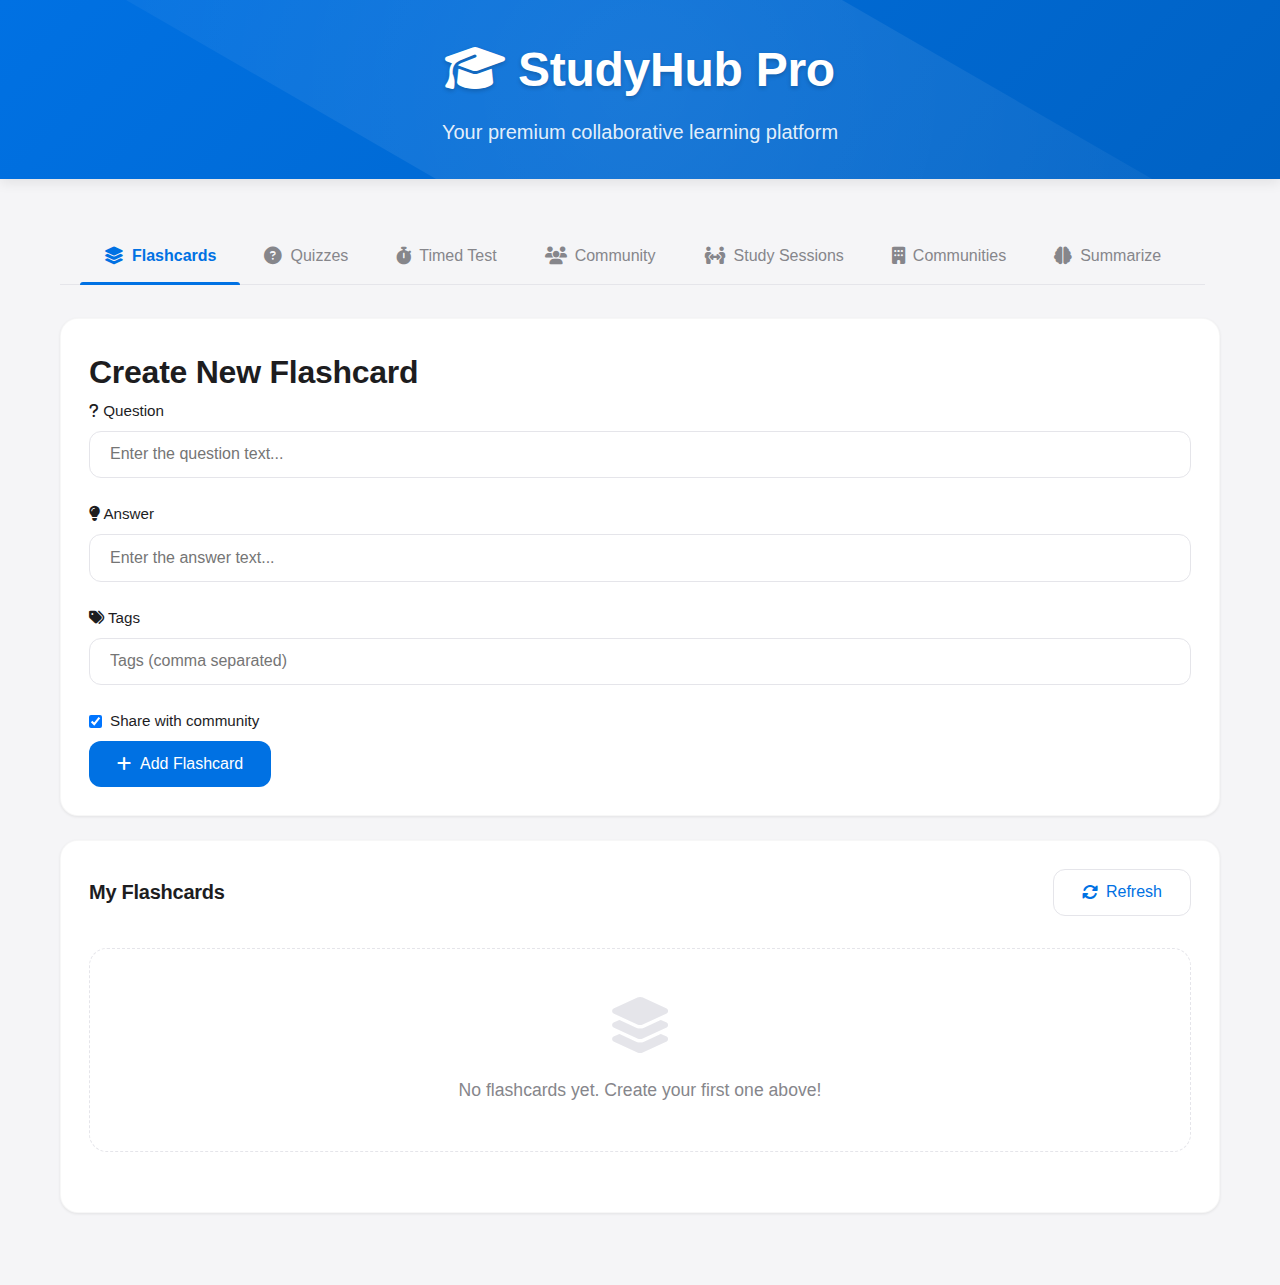
<file: index.htm>
<!DOCTYPE html>
<html lang="en">
<head>
  <meta charset="UTF-8">
  <title>StudyHub Pro</title>
  <meta name="viewport" content="width=device-width, initial-scale=1.0">
  <link rel="stylesheet" href="https://cdnjs.cloudflare.com/ajax/libs/font-awesome/6.4.0/css/all.min.css">
  <style>
    :root {
      /* Apple-inspired color palette */
      --primary: #0071e3;
      --primary-dark: #0062c4;
      --primary-light: #e8f2fc;
      --primary-extra-light: #f5f9ff;
      --secondary: #30d158;
      --dark: #1d1d1f;
      --light: #f5f5f7;
      --gray: #86868b;
      --gray-light: #e5e5ea;
      --danger: #ff453a;
      --success: #30d158;
      --warning: #ff9f0a;
      --border-radius: 12px;
      --border-radius-lg: 18px;
      --shadow-sm: 0 1px 3px rgba(0, 0, 0, 0.08);
      --shadow-md: 0 4px 12px rgba(0, 0, 0, 0.08);
      --shadow-lg: 0 8px 24px rgba(0, 0, 0, 0.1);
      --transition: all 0.3s cubic-bezier(0.25, 0.8, 0.25, 1);
      --transition-fast: all 0.2s ease;
      --max-width: 1200px;
    }

    * {
      box-sizing: border-box;
      margin: 0;
      padding: 0;
      -webkit-font-smoothing: antialiased;
      -moz-osx-font-smoothing: grayscale;
    }

    body {
      font-family: -apple-system, BlinkMacSystemFont, 'San Francisco', 'Segoe UI', Roboto, sans-serif;
      background: var(--light);
      color: var(--dark);
      line-height: 1.6;
      min-height: 100vh;
    }

    /* Typography */
    h1, h2, h3, h4, h5, h6 {
      font-weight: 600;
      letter-spacing: -0.25px;
    }

    h1 { font-size: 2.5rem; }
    h2 { font-size: 2rem; }
    h3 { font-size: 1.5rem; }

    p {
      color: var(--gray);
      line-height: 1.5;
    }

    /* Layout */
    .container {
      max-width: var(--max-width);
      margin: 0 auto;
      padding: 0 20px;
    }

    /* Header */
    header {
      background: linear-gradient(135deg, var(--primary), var(--primary-dark));
      color: white;
      padding: 2rem 0;
      position: relative;
      overflow: hidden;
      box-shadow: var(--shadow-md);
    }

    header::before {
      content: "";
      position: absolute;
      top: -50%;
      left: -50%;
      width: 200%;
      height: 200%;
      background: radial-gradient(circle, rgba(255,255,255,0.1) 0%, rgba(255,255,255,0) 70%);
      transform: rotate(30deg);
    }

    .header-content {
      position: relative;
      z-index: 1;
      text-align: center;
      max-width: 800px;
      margin: 0 auto;
    }

    .header-content h1 {
      font-size: 3rem;
      font-weight: 700;
      margin-bottom: 0.5rem;
      text-shadow: 0 2px 4px rgba(0,0,0,0.2);
    }

    .header-content p {
      color: rgba(255,255,255,0.9);
      font-size: 1.25rem;
      max-width: 600px;
      margin: 0 auto;
    }

    /* Main content */
    main {
      padding: 3rem 0;
      position: relative;
      z-index: 1;
    }

    /* Tabs */
    .tabs-container {
      position: relative;
      margin-bottom: 2rem;
    }

    .tabs-scroll {
      overflow-x: auto;
      scrollbar-width: none;
      -ms-overflow-style: none;
      padding-bottom: 1px; /* For the active indicator */
    }

    .tabs-scroll::-webkit-scrollbar {
      display: none;
    }

    .tabs {
      display: inline-flex;
      white-space: nowrap;
      border-bottom: 1px solid var(--gray-light);
      padding: 0 20px;
    }

    .tab {
      position: relative;
      padding: 1rem 1.5rem;
      cursor: pointer;
      font-weight: 500;
      color: var(--gray);
      transition: var(--transition-fast);
      display: inline-flex;
      align-items: center;
    }

    .tab:hover {
      color: var(--dark);
    }

    .tab.active {
      color: var(--primary);
      font-weight: 600;
    }

    .tab.active::after {
      content: '';
      position: absolute;
      bottom: -1px;
      left: 0;
      width: 100%;
      height: 3px;
      background: var(--primary);
      border-radius: 3px 3px 0 0;
    }

    .tab i {
      margin-right: 8px;
      font-size: 1.1rem;
    }

    /* Sections */
    .section {
      display: none;
      animation: fadeIn 0.5s ease;
    }

    .section.active {
      display: block;
    }

    @keyframes fadeIn {
      from { opacity: 0; transform: translateY(10px); }
      to { opacity: 1; transform: translateY(0); }
    }

    /* Cards */
    .card {
      background: white;
      border-radius: var(--border-radius-lg);
      padding: 1.75rem;
      margin-bottom: 1.5rem;
      box-shadow: var(--shadow-sm);
      transition: var(--transition);
      border: 1px solid rgba(0,0,0,0.03);
    }

    .card:hover {
      transform: translateY(-3px);
      box-shadow: var(--shadow-lg);
      border-color: rgba(0,0,0,0.05);
    }

    .card-header {
      display: flex;
      justify-content: space-between;
      align-items: center;
      margin-bottom: 1.5rem;
    }

    .card-title {
      font-size: 1.25rem;
      font-weight: 600;
      color: var(--dark);
    }

    /* Forms */
    .form-group {
      margin-bottom: 1.5rem;
    }

    label {
      display: block;
      margin-bottom: 0.5rem;
      font-weight: 500;
      color: var(--dark);
      font-size: 0.95rem;
    }

    .input, textarea, select {
      width: 100%;
      padding: 0.85rem 1.25rem;
      border: 1px solid var(--gray-light);
      border-radius: var(--border-radius);
      font-size: 1rem;
      transition: var(--transition-fast);
      background: white;
      font-family: inherit;
    }

    .input:focus, textarea:focus, select:focus {
      outline: none;
      border-color: var(--primary);
      box-shadow: 0 0 0 3px rgba(0, 113, 227, 0.1);
    }

    textarea {
      min-height: 120px;
      resize: vertical;
    }

    /* Buttons */
    .btn {
      display: inline-flex;
      align-items: center;
      justify-content: center;
      padding: 0.85rem 1.75rem;
      border-radius: var(--border-radius);
      font-weight: 500;
      cursor: pointer;
      transition: var(--transition);
      border: none;
      font-size: 1rem;
      font-family: inherit;
      white-space: nowrap;
    }

    .btn i {
      margin-right: 8px;
    }

    .btn-primary {
      background: var(--primary);
      color: white;
    }

    .btn-primary:hover {
      background: var(--primary-dark);
      transform: translateY(-2px);
      box-shadow: var(--shadow-md);
    }

    .btn-secondary {
      background: white;
      color: var(--primary);
      border: 1px solid var(--gray-light);
    }

    .btn-secondary:hover {
      background: var(--primary-extra-light);
      border-color: var(--primary-light);
    }

    .btn-success {
      background: var(--success);
      color: white;
    }

    .btn-success:hover {
      background: #25be4f;
      transform: translateY(-2px);
      box-shadow: var(--shadow-md);
    }

    .btn-danger {
      background: var(--danger);
      color: white;
    }

    .btn-danger:hover {
      background: #e63e34;
      transform: translateY(-2px);
      box-shadow: var(--shadow-md);
    }

    .btn-group {
      display: flex;
      gap: 1rem;
      margin-top: 1.5rem;
    }

    /* Flashcard styles */
    .flashcard-container {
      display: grid;
      grid-template-columns: repeat(auto-fill, minmax(300px, 1fr));
      gap: 1.5rem;
      margin-top: 2rem;
    }

    .flashcard {
      perspective: 1000px;
      height: 220px;
    }

    .flashcard-inner {
      position: relative;
      width: 100%;
      height: 100%;
      text-align: center;
      transition: transform 0.6s cubic-bezier(0.4, 0, 0.2, 1);
      transform-style: preserve-3d;
      cursor: pointer;
      box-shadow: var(--shadow-sm);
      border-radius: var(--border-radius-lg);
    }

    .flashcard.flipped .flashcard-inner {
      transform: rotateY(180deg);
    }

    .flashcard-front, .flashcard-back {
      position: absolute;
      width: 100%;
      height: 100%;
      backface-visibility: hidden;
      display: flex;
      align-items: center;
      justify-content: center;
      border-radius: var(--border-radius-lg);
      padding: 2rem;
    }

    .flashcard-front {
      background: white;
      color: var(--dark);
      border: 1px solid var(--gray-light);
    }

    .flashcard-back {
      background: linear-gradient(135deg, var(--primary), var(--primary-dark));
      color: white;
      transform: rotateY(180deg);
    }

    .flashcard-text {
      font-size: 1.25rem;
      font-weight: 500;
      line-height: 1.5;
    }

    /* Quiz styles */
    .quiz-option {
      padding: 1rem 1.25rem;
      border-radius: var(--border-radius);
      border: 1px solid var(--gray-light);
      cursor: pointer;
      margin: 0.75rem 0;
      transition: var(--transition-fast);
      background: white;
      text-align: left;
    }

    .quiz-option:hover {
      background: var(--primary-extra-light);
      border-color: var(--primary-light);
    }

    .quiz-option.selected {
      background: var(--primary-light);
      border-color: var(--primary);
    }

    /* Timer */
    .timer {
      font-size: 1.75rem;
      font-weight: 600;
      color: var(--primary);
      text-align: center;
      margin: 1.5rem 0;
      padding: 1.25rem;
      background: white;
      border-radius: var(--border-radius-lg);
      box-shadow: var(--shadow-sm);
      border: 1px solid var(--gray-light);
    }

    /* Empty states */
    .empty-state {
      text-align: center;
      padding: 3rem 2rem;
      color: var(--gray);
      background: white;
      border-radius: var(--border-radius-lg);
      border: 1px dashed var(--gray-light);
      margin: 2rem 0;
    }

    .empty-state i {
      font-size: 3.5rem;
      margin-bottom: 1.5rem;
      color: var(--gray-light);
    }

    .empty-state p {
      font-size: 1.1rem;
      max-width: 500px;
      margin: 0 auto;
    }

    /* Progress bars */
    .progress-bar {
      height: 8px;
      background: var(--gray-light);
      border-radius: 4px;
      margin: 1.5rem 0;
      overflow: hidden;
    }

    .progress {
      height: 100%;
      background: linear-gradient(90deg, var(--primary), var(--secondary));
      transition: width 0.3s ease;
    }

    /* Score display */
    .score-display {
      text-align: center;
      font-size: 1.75rem;
      font-weight: 600;
      color: var(--primary);
      margin: 1.5rem 0;
      padding: 1.5rem;
      background: white;
      border-radius: var(--border-radius-lg);
      box-shadow: var(--shadow-sm);
    }

    /* Results card */
    .results-card {
      text-align: center;
      padding: 2.5rem;
      background: white;
      border-radius: var(--border-radius-lg);
      box-shadow: var(--shadow-md);
      max-width: 600px;
      margin: 2rem auto;
    }

    .score-circle {
      width: 150px;
      height: 150px;
      border-radius: 50%;
      background: var(--primary-extra-light);
      margin: 0 auto 1.5rem;
      display: flex;
      align-items: center;
      justify-content: center;
      font-size: 2.5rem;
      font-weight: 700;
      color: var(--primary);
      border: 5px solid var(--primary);
    }

    /* Community items */
    .community-item {
      border-left: 4px solid var(--primary);
      padding-left: 1rem;
    }

    .creator-info {
      font-size: 0.85rem;
      color: var(--gray);
      margin-top: 0.75rem;
    }

    .like-btn {
      background: none;
      border: none;
      color: var(--danger);
      cursor: pointer;
      font-size: 1.25rem;
      transition: var(--transition-fast);
      padding: 0.5rem;
    }

    .like-btn.liked {
      color: var(--danger);
      transform: scale(1.1);
    }

    .like-btn:not(.liked) {
      color: var(--gray-light);
    }

    .tags {
      display: flex;
      gap: 0.5rem;
      margin-top: 1rem;
      flex-wrap: wrap;
    }

    .tag {
      background: var(--primary-extra-light);
      color: var(--primary);
      padding: 0.35rem 0.75rem;
      border-radius: 20px;
      font-size: 0.75rem;
      font-weight: 500;
    }

    /* Session cards */
    .session-card {
      border: 1px solid var(--gray-light);
    }

    .participants {
      font-size: 0.85rem;
      color: var(--gray);
    }

    /* Grid layouts */
    .grid {
      display: grid;
      grid-template-columns: repeat(auto-fill, minmax(300px, 1fr));
      gap: 1.5rem;
      margin-top: 1.5rem;
    }

    /* Search bar */
    .search-bar {
      display: flex;
      gap: 1rem;
      margin-bottom: 1.5rem;
    }

    .search-bar .input {
      flex: 1;
    }

    /* Responsive adjustments */
    @media (max-width: 768px) {
      .header-content h1 {
        font-size: 2.25rem;
      }
      
      .header-content p {
        font-size: 1.1rem;
      }
      
      .grid {
        grid-template-columns: 1fr;
      }
      
      .btn-group {
        flex-direction: column;
      }
      
      .flashcard {
        height: 180px;
      }
      
      .flashcard-text {
        font-size: 1.1rem;
      }
    }

    /* Special animations */
    @keyframes pulse {
      0% { transform: scale(1); }
      50% { transform: scale(1.05); }
      100% { transform: scale(1); }
    }

    .pulse {
      animation: pulse 1.5s infinite;
    }

    /* Custom scrollbar */
    ::-webkit-scrollbar {
      width: 8px;
      height: 8px;
    }

    ::-webkit-scrollbar-track {
      background: var(--gray-light);
      border-radius: 4px;
    }

    ::-webkit-scrollbar-thumb {
      background: var(--primary);
      border-radius: 4px;
    }

    ::-webkit-scrollbar-thumb:hover {
      background: var(--primary-dark);
    }
  </style>
</head>
<body>
  <header>
    <div class="header-content">
      <h1><i class="fas fa-graduation-cap"></i> StudyHub Pro</h1>
      <p>Your premium collaborative learning platform</p>
    </div>
  </header>

  <main>
    <div class="container">
      <div class="tabs-container">
        <div class="tabs-scroll">
          <div class="tabs">
            <div class="tab active" data-tab="flashcards">
              <i class="fas fa-layer-group"></i> Flashcards
            </div>
            <div class="tab" data-tab="quizzes">
              <i class="fas fa-question-circle"></i> Quizzes
            </div>
            <div class="tab" data-tab="timed">
              <i class="fas fa-stopwatch"></i> Timed Test
            </div>
            <div class="tab" data-tab="community">
              <i class="fas fa-users"></i> Community
            </div>
            <div class="tab" data-tab="sessions">
              <i class="fas fa-people-arrows"></i> Study Sessions
            </div>
            <div class="tab" data-tab="communities">
              <i class="fas fa-building"></i> Communities
            </div>
            <div class="tab" data-tab="summarize">
              <i class="fas fa-brain"></i> Summarize
            </div>
          </div>
        </div>
      </div>

      <!-- Flashcards Section -->
      <div class="section active" id="flashcards">
        <div class="card">
          <h2>Create New Flashcard</h2>
          <div class="form-group">
            <label for="fc-front"><i class="fas fa-question"></i> Question</label>
            <input class="input" id="fc-front" placeholder="Enter the question text...">
          </div>
          <div class="form-group">
            <label for="fc-back"><i class="fas fa-lightbulb"></i> Answer</label>
            <input class="input" id="fc-back" placeholder="Enter the answer text...">
          </div>
          <div class="form-group">
            <label for="fc-tags"><i class="fas fa-tags"></i> Tags</label>
            <input class="input" id="fc-tags" placeholder="Tags (comma separated)">
          </div>
          <label style="display: flex; align-items: center; gap: 8px; margin: 8px 0;">
            <input type="checkbox" id="fc-public" checked />
            <span>Share with community</span>
          </label>
          <button class="btn btn-primary" onclick="addFlashcard()">
            <i class="fas fa-plus"></i> Add Flashcard
          </button>
        </div>

        <div class="card">
          <div class="card-header">
            <h2 class="card-title">My Flashcards</h2>
            <button class="btn btn-secondary" onclick="refreshFlashcards()">
              <i class="fas fa-sync-alt"></i> Refresh
            </button>
          </div>
          <div id="flashcard-list">
            <div class="empty-state" id="flashcard-empty">
              <i class="fas fa-layer-group"></i>
              <p>No flashcards yet. Create your first one above!</p>
            </div>
          </div>
        </div>
      </div>

      <!-- Quizzes Section -->
      <div class="section" id="quizzes">
        <div class="card">
          <h2>Create New Quiz</h2>
          <div class="form-group">
            <label for="quiz-title"><i class="fas fa-heading"></i> Quiz Title</label>
            <input class="input" id="quiz-title" placeholder="Enter a title for your quiz...">
          </div>
        </div>

        <div class="card">
          <h3>Add Question</h3>
          <div class="form-group">
            <label for="quiz-question"><i class="fas fa-question"></i> Question</label>
            <textarea class="input" id="quiz-question" placeholder="Enter the question text..."></textarea>
          </div>
          <div class="form-group">
            <label><i class="fas fa-list-ol"></i> Options</label>
            <input class="input" id="quiz-opt1" placeholder="Option 1">
            <input class="input" id="quiz-opt2" placeholder="Option 2">
            <input class="input" id="quiz-opt3" placeholder="Option 3">
            <input class="input" id="quiz-opt4" placeholder="Option 4">
          </div>
          <div class="form-group">
            <label for="quiz-answer"><i class="fas fa-check-circle"></i> Correct Answer</label>
            <select class="input" id="quiz-answer">
              <option value="">Select correct option</option>
              <option value="1">Option 1</option>
              <option value="2">Option 2</option>
              <option value="3">Option 3</option>
              <option value="4">Option 4</option>
            </select>
          </div>
          <div class="btn-group">
            <button class="btn btn-primary" onclick="addQuizQuestion()">
              <i class="fas fa-plus"></i> Add Question
            </button>
            <button class="btn btn-success" onclick="saveQuiz()">
              <i class="fas fa-save"></i> Save Quiz
            </button>
            <button class="btn btn-secondary" onclick="resetQuizForm()">
              <i class="fas fa-redo"></i> Reset Form
            </button>
          </div>
        </div>

        <div class="card">
          <div class="card-header">
            <h2 class="card-title">All Quizzes</h2>
            <button class="btn btn-secondary" onclick="refreshQuizzes()">
              <i class="fas fa-sync-alt"></i> Refresh
            </button>
          </div>
          <div id="quiz-list">
            <div class="empty-state" id="quiz-empty">
              <i class="fas fa-question-circle"></i>
              <p>No quizzes yet. Create your first one above!</p>
            </div>
          </div>
        </div>
      </div>

      <!-- Timed Test Section -->
      <div class="section" id="timed">
        <div class="card">
          <h2>Timed Test</h2>
          <div class="form-group">
            <label for="timed-quiz-select"><i class="fas fa-question-circle"></i> Select Quiz</label>
            <select class="input" id="timed-quiz-select">
              <option value="">Select a quiz to take</option>
            </select>
          </div>
          <div class="form-group">
            <label for="test-time"><i class="fas fa-clock"></i> Time per question (seconds)</label>
            <input class="input" id="test-time" type="number" value="20" min="5" max="120">
          </div>
          <div class="btn-group">
            <button class="btn btn-primary" onclick="startTimedTest()">
              <i class="fas fa-play"></i> Start Test
            </button>
            <button class="btn btn-warning" onclick="resetTest()">
              <i class="fas fa-redo"></i> Reset Test
            </button>
          </div>
        </div>

        <div id="timed-test-area">
          <div class="empty-state">
            <i class="fas fa-stopwatch"></i>
            <p>Select a quiz and start your timed test!</p>
          </div>
        </div>
      </div>

      <!-- Community Section -->
      <div class="section" id="community">
        <div class="card">
          <h2>Community Content</h2>
          <div class="search-bar">
            <input class="input" id="search-input" placeholder="Search by tags or content..." />
            <button class="btn btn-primary" onclick="searchContent()">
              <i class="fas fa-search"></i> Search
            </button>
          </div>
        </div>

        <div class="card">
          <div class="tabs-scroll">
            <div class="tabs">
              <div class="tab active" data-subtab="community-flashcards">
                <i class="fas fa-layer-group"></i> Community Flashcards
              </div>
              <div class="tab" data-subtab="community-quizzes">
                <i class="fas fa-question-circle"></i> Community Quizzes
              </div>
            </div>
          </div>

          <div class="section active" id="community-flashcards">
            <div class="grid" id="community-flashcards-list"></div>
          </div>
          <div class="section" id="community-quizzes">
            <div class="grid" id="community-quizzes-list"></div>
          </div>
        </div>
      </div>

      <!-- Study Sessions Section -->
      <div class="section" id="sessions">
        <div class="card">
          <div class="card-header">
            <h2 class="card-title">Study Sessions</h2>
            <button class="btn btn-primary" onclick="showCreateSession()">
              <i class="fas fa-plus"></i> Create New Session
            </button>
          </div>

          <div id="create-session-form" style="display: none;">
            <h3>Create Study Session</h3>
            <div class="form-group">
              <label for="session-title">Session Title</label>
              <input class="input" id="session-title" placeholder="Session Title" />
            </div>
            <div class="form-group">
              <label for="session-max-participants">Max Participants</label>
              <input class="input" id="session-max-participants" placeholder="Max Participants" type="number" min="1" max="20" value="10" />
            </div>
            <div class="btn-group">
              <button class="btn btn-success" onclick="createSession()">
                <i class="fas fa-check"></i> Create Session
              </button>
              <button class="btn btn-secondary" onclick="hideCreateSession()">
                Cancel
              </button>
            </div>
          </div>
        </div>

        <div class="card">
          <h3>Active Sessions</h3>
          <div id="sessions-list">
            <div class="empty-state">
              <i class="fas fa-people-arrows"></i>
              <p>No active study sessions. Create one to get started!</p>
            </div>
          </div>
        </div>
      </div>

      <!-- Communities Section -->
      <div class="section" id="communities">
        <div class="card">
          <div class="card-header">
            <h2 class="card-title">Study Communities</h2>
            <button class="btn btn-primary" onclick="showCreateCommunity()">
              <i class="fas fa-plus"></i> Create New Community
            </button>
          </div>
          
          <div id="create-community-form" style="display: none;">
            <h3>Create Study Community</h3>
            <div class="form-group">
              <label for="community-name">Community Name</label>
              <input class="input" id="community-name" placeholder="Enter community name..." />
            </div>
            <div class="form-group">
              <label for="community-description">Description</label>
              <textarea class="input" id="community-description" placeholder="Describe your community's purpose and focus..."></textarea>
            </div>
            <div class="form-group">
              <label for="community-tags">Tags</label>
              <input class="input" id="community-tags" placeholder="Tags (comma separated) e.g., math, science, history" />
            </div>
            <div class="form-group">
              <label for="community-privacy">Privacy</label>
              <select class="input" id="community-privacy">
                <option value="public">Public - Anyone can join</option>
                <option value="private">Private - Invitation only</option>
              </select>
            </div>
            <div class="btn-group">
              <button class="btn btn-success" onclick="createCommunity()">
                <i class="fas fa-check"></i> Create Community
              </button>
              <button class="btn btn-secondary" onclick="hideCreateCommunity()">
                Cancel
              </button>
            </div>
          </div>
        </div>

        <div class="card">
          <div class="tabs-scroll">
            <div class="tabs">
              <div class="tab active" data-commtab="my-communities">
                <i class="fas fa-users"></i> My Communities
              </div>
              <div class="tab" data-commtab="discover-communities">
                <i class="fas fa-search"></i> Discover Communities
              </div>
            </div>
          </div>

          <div class="section active" id="my-communities">
            <h3>Communities I'm In</h3>
            <div id="my-communities-list"></div>
          </div>

          <div class="section" id="discover-communities">
            <div class="search-bar">
              <input class="input" id="community-search" placeholder="Search communities..." />
              <button class="btn btn-primary" onclick="searchCommunities()">
                <i class="fas fa-search"></i> Search
              </button>
            </div>
            <h3>Available Communities</h3>
            <div id="discover-communities-list"></div>
          </div>
        </div>
      </div>

      <!-- Summarize & Ask Doubt Section -->
      <div class="section" id="summarize">
        <div class="card">
          <h2><i class="fas fa-brain"></i> Summarize & Ask Doubt</h2>
          <div class="form-group">
            <label for="summarize-type"><i class="fas fa-upload"></i> What do you want to upload?</label>
            <select class="input" id="summarize-type">
              <option value="youtube">YouTube Link</option>
              <option value="podcast">Podcast Link</option>
              <option value="file">Text File (txt, pdf, docx)</option>
            </select>
          </div>
          <div class="form-group" id="summarize-link-group">
            <label for="summarize-link"><i class="fas fa-link"></i> Paste Link</label>
            <input class="input" id="summarize-link" placeholder="Paste YouTube or podcast link here..." />
          </div>
          <div class="form-group" id="summarize-file-group" style="display:none;">
            <label for="summarize-file"><i class="fas fa-file-upload"></i> Upload File</label>
            <input class="input" id="summarize-file" type="file" accept=".txt,.pdf,.doc,.docx" />
          </div>
          <div class="btn-group">
            <button class="btn btn-primary" onclick="summarizeContent('summary')">
              <i class="fas fa-magic"></i> Summarize
            </button>
            <button class="btn btn-success" onclick="summarizeContent('explanation')">
              <i class="fas fa-lightbulb"></i> Explain
            </button>
          </div>
        </div>
        
        <div id="summary-result" class="card" style="display:none;"></div>
        
        <div class="card" id="ask-doubt-section" style="display:block; margin-top:2rem;">
          <h2><i class="fas fa-question"></i> Ask a Doubt</h2>
          <div id="context-info" style="margin-bottom:1rem; color:var(--gray); font-size:0.98rem; display:none;"></div>
          <div class="form-group">
            <label for="doubt-input"><i class="fas fa-question-circle"></i> Your Question</label>
            <input class="input" id="doubt-input" placeholder="Type your doubt here..." />
          </div>
          <div class="btn-group">
            <button class="btn btn-success" onclick="askDoubt()">
              <i class="fas fa-robot"></i> Ask AI
            </button>
          </div>
          <div id="doubt-answer" class="card" style="display:none; margin-top:1.5rem;"></div>
        </div>
      </div>
    </div>
  </main>

  <script>
    // Global variables
    let currentUser = { id: 'default', username: 'User', email: 'user@example.com' };
    let communityFlashcards = [];
    let communityQuizzes = [];
    let studySessions = [];
    let timedTestTimer = null;

    // Initialize app
    function initApp() {
      setupTabs();
      renderFlashcards();
      renderQuizzes();
      loadCommunityData();
      loadStudySessions();
      loadCommunities();
      
      // Set up event listeners
      document.getElementById('summarize-type').addEventListener('change', function() {
        const type = this.value;
        if (type === 'file') {
          document.getElementById('summarize-link-group').style.display = 'none';
          document.getElementById('summarize-file-group').style.display = 'block';
        } else {
          document.getElementById('summarize-link-group').style.display = 'block';
          document.getElementById('summarize-file-group').style.display = 'none';
        }
      });
    }

    // Setup tab functionality
    function setupTabs() {
      // Main tabs
      document.querySelectorAll('.tab[data-tab]').forEach(tab => {
        tab.onclick = () => {
          document.querySelectorAll('.tab[data-tab]').forEach(t => t.classList.remove('active'));
          document.querySelectorAll('.section').forEach(s => s.classList.remove('active'));
          tab.classList.add('active');
          document.getElementById(tab.dataset.tab).classList.add('active');
          
          // Special tab initialization
          if(tab.dataset.tab === 'timed') updateTimedQuizSelect();
          if(tab.dataset.tab === 'community') loadCommunityData();
          if(tab.dataset.tab === 'sessions') loadStudySessions();
          if(tab.dataset.tab === 'communities') loadCommunities();
        }
      });

      // Community subtabs
      document.querySelectorAll('.tab[data-subtab]').forEach(tab => {
        tab.onclick = () => {
          document.querySelectorAll('.tab[data-subtab]').forEach(t => t.classList.remove('active'));
          document.querySelectorAll('#community .section').forEach(s => s.classList.remove('active'));
          tab.classList.add('active');
          document.getElementById(tab.dataset.subtab).classList.add('active');
        }
      });
      
      // Communities subtabs
      document.querySelectorAll('.tab[data-commtab]').forEach(tab => {
        tab.onclick = () => {
          document.querySelectorAll('.tab[data-commtab]').forEach(t => t.classList.remove('active'));
          document.querySelectorAll('#communities .section').forEach(s => s.classList.remove('active'));
          tab.classList.add('active');
          document.getElementById(tab.dataset.commtab).classList.add('active');
        }
      });
    }

    // Flashcards
    function getFlashcards() {
      return JSON.parse(localStorage.getItem(`flashcards_${currentUser.id}`) || '[]');
    }

    function setFlashcards(fcs) {
      localStorage.setItem(`flashcards_${currentUser.id}`, JSON.stringify(fcs));
      renderFlashcards();
    }

    function refreshFlashcards() {
      renderFlashcards();
      // Show visual feedback
      const btn = document.querySelector('#flashcards .btn-secondary');
      btn.innerHTML = '<i class="fas fa-check"></i> Refreshed';
      setTimeout(() => {
        btn.innerHTML = '<i class="fas fa-sync-alt"></i> Refresh';
      }, 1500);
    }

    function addFlashcard() {
      const front = document.getElementById('fc-front').value.trim();
      const back = document.getElementById('fc-back').value.trim();
      const tags = document.getElementById('fc-tags').value.trim().split(',').map(t => t.trim()).filter(t => t);
      const isPublic = document.getElementById('fc-public').checked;
      
      if (!front || !back) {
        showAlert('Both question and answer are required!', 'danger');
        return;
      }
      
      const fcs = getFlashcards();
      const newFlashcard = {
        id: Date.now().toString(),
        front,
        back,
        tags,
        isPublic,
        creator: currentUser.username,
        creatorId: currentUser.id,
        likes: [],
        createdAt: new Date().toISOString()
      };
      
      fcs.push(newFlashcard);
      setFlashcards(fcs);
      
      // Add to community if public
      if (isPublic) {
        addToCommunityFlashcards(newFlashcard);
      }
      
      // Clear form
      document.getElementById('fc-front').value = '';
      document.getElementById('fc-back').value = '';
      document.getElementById('fc-tags').value = '';
      document.getElementById('fc-public').checked = true;
      
      // Show success feedback
      showAlert('Flashcard added successfully!', 'success');
    }

    function renderFlashcards() {
      const fcs = getFlashcards();
      const list = document.getElementById('flashcard-list');
      
      if (fcs.length === 0) {
        list.innerHTML = `
          <div class="empty-state" id="flashcard-empty">
            <i class="fas fa-layer-group"></i>
            <p>No flashcards yet. Create your first one above!</p>
          </div>
        `;
        return;
      }
      
      list.innerHTML = '<div class="flashcard-container"></div>';
      const container = list.querySelector('.flashcard-container');
      
      fcs.forEach((fc, i) => {
        const card = document.createElement('div');
        card.className = 'flashcard';
        card.innerHTML = `
          <div class="flashcard-inner">
            <div class="flashcard-front">
              <div class="flashcard-text">${fc.front}</div>
            </div>
            <div class="flashcard-back">
              <div class="flashcard-text">${fc.back}</div>
            </div>
          </div>
        `;
        
        card.addEventListener('click', () => {
          card.classList.toggle('flipped');
        });
        
        container.appendChild(card);
      });
    }

    // Quizzes
    let quizQuestions = [];
    
    function getQuizzes() {
      return JSON.parse(localStorage.getItem('quizzes') || '[]');
    }
    
    function setQuizzes(qzs) {
      localStorage.setItem('quizzes', JSON.stringify(qzs));
      renderQuizzes();
    }
    
    function refreshQuizzes() {
      renderQuizzes();
      // Show visual feedback
      const btn = document.querySelector('#quizzes .btn-secondary');
      btn.innerHTML = '<i class="fas fa-check"></i> Refreshed';
      setTimeout(() => {
        btn.innerHTML = '<i class="fas fa-sync-alt"></i> Refresh';
      }, 1500);
    }
    
    function addQuizQuestion() {
      const q = document.getElementById('quiz-question').value.trim();
      const o1 = document.getElementById('quiz-opt1').value.trim();
      const o2 = document.getElementById('quiz-opt2').value.trim();
      const o3 = document.getElementById('quiz-opt3').value.trim();
      const o4 = document.getElementById('quiz-opt4').value.trim();
      const a = parseInt(document.getElementById('quiz-answer').value);
      
      if (!q || !o1 || !o2 || !o3 || !o4 || isNaN(a) || a < 1 || a > 4) {
        showAlert('Please fill all fields and select the correct answer!', 'danger');
        return;
      }
      
      quizQuestions.push({ 
        q, 
        options: [o1, o2, o3, o4], 
        answer: a-1 
      });
      
      // Clear form
      document.getElementById('quiz-question').value = '';
      document.getElementById('quiz-opt1').value = '';
      document.getElementById('quiz-opt2').value = '';
      document.getElementById('quiz-opt3').value = '';
      document.getElementById('quiz-opt4').value = '';
      document.getElementById('quiz-answer').value = '';
      
      // Show success feedback
      showAlert('Question added to quiz!', 'success');
    }
    
    function resetQuizForm() {
      document.getElementById('quiz-title').value = '';
      document.getElementById('quiz-question').value = '';
      document.getElementById('quiz-opt1').value = '';
      document.getElementById('quiz-opt2').value = '';
      document.getElementById('quiz-opt3').value = '';
      document.getElementById('quiz-opt4').value = '';
      document.getElementById('quiz-answer').value = '';
      quizQuestions = [];
      
      showAlert('Quiz form has been reset!', 'info');
    }
    
    function saveQuiz() {
      const title = document.getElementById('quiz-title').value.trim();
      
      if (!title) {
        showAlert('Please enter a quiz title!', 'danger');
        return;
      }
      
      if (quizQuestions.length === 0) {
        showAlert('Please add at least one question to the quiz!', 'danger');
        return;
      }
      
      const qzs = getQuizzes();
      qzs.push({ 
        id: Date.now().toString(),
        title, 
        questions: [...quizQuestions],
        creator: currentUser.username,
        creatorId: currentUser.id,
        likes: [],
        isPublic: true,
        createdAt: new Date().toISOString()
      });
      
      setQuizzes(qzs);
      quizQuestions = [];
      document.getElementById('quiz-title').value = '';
      
      // Show success feedback
      showAlert('Quiz saved successfully!', 'success');
    }
    
    function renderQuizzes() {
      const qzs = getQuizzes();
      const list = document.getElementById('quiz-list');
      
      if (qzs.length === 0) {
        list.innerHTML = `
          <div class="empty-state" id="quiz-empty">
            <i class="fas fa-question-circle"></i>
            <p>No quizzes yet. Create your first one above!</p>
          </div>
        `;
        return;
      }
      
      list.innerHTML = '<div class="grid"></div>';
      const grid = list.querySelector('.grid');
      
      qzs.forEach((quiz, i) => {
        const card = document.createElement('div');
        card.className = 'card';
        card.innerHTML = `
          <div class="card-title">${quiz.title}</div>
          <p>${quiz.questions.length} questions</p>
          <div class="card-actions">
            <button class="btn btn-primary" onclick='takeQuiz(${i})'>
              <i class="fas fa-play"></i> Take Quiz
            </button>
            <button class="btn btn-danger" onclick='deleteQuiz(${i})'>
              <i class="fas fa-trash"></i> Delete
            </button>
          </div>
        `;
        grid.appendChild(card);
      });
    }
    
    function deleteQuiz(index) {
      if (!confirm('Are you sure you want to delete this quiz?')) return;
      
      const qzs = getQuizzes();
      qzs.splice(index, 1);
      setQuizzes(qzs);
      
      showAlert('Quiz deleted successfully!', 'success');
    }
    
    function takeQuiz(idx) {
      const quiz = getQuizzes()[idx];
      let score = 0;
      let currentQuestion = 0;
      
      function showQuestion() {
        if (currentQuestion >= quiz.questions.length) {
          // Quiz finished
          const percentage = Math.round((score / quiz.questions.length) * 100);
          document.getElementById('quiz-list').innerHTML = `
            <div class="results-card">
              <div class="score-circle">${score}/${quiz.questions.length}</div>
              <div class="score-display">
                Quiz Complete!
              </div>
              <div class="progress-bar">
                <div class="progress" style="width: ${percentage}%"></div>
              </div>
              <p style="text-align: center; font-size: 1.2rem; margin: 1.5rem 0">You scored ${score} out of ${quiz.questions.length} (${percentage}%)</p>
              <button class="btn btn-primary" onclick="renderQuizzes()" style="margin: 0 auto; display: block; font-size: 1.1rem; padding: 1rem 2rem">
                <i class="fas fa-arrow-left"></i> Back to Quizzes
              </button>
            </div>
          `;
          return;
        }
        
        const q = quiz.questions[currentQuestion];
        let html = `
          <div class="card">
            <div class="progress-bar">
              <div class="progress" style="width: ${(currentQuestion / quiz.questions.length) * 100}%"></div>
            </div>
            <p style="font-size: 1.1rem; margin-bottom: 1.5rem;"><strong>Question ${currentQuestion + 1} of ${quiz.questions.length}</strong></p>
            <p style="font-size: 1.2rem; margin-bottom: 1.5rem;">${q.q}</p>
        `;
        
        q.options.forEach((opt, i) => {
          html += `<div class="quiz-option" onclick="selectAnswer(${i})">${opt}</div>`;
        });
        
        html += `</div>`;
        document.getElementById('quiz-list').innerHTML = html;
        
        window.selectAnswer = (i) => {
          if (i === q.answer) {
            score++;
          }
          currentQuestion++;
          showQuestion();
        }
      }
      
      showQuestion();
    }
    
    // Initialize quizzes on load
    renderQuizzes();

    // Timed Test
    function updateTimedQuizSelect() {
      const qzs = getQuizzes();
      const sel = document.getElementById('timed-quiz-select');
      
      sel.innerHTML = '<option value="">Select a quiz to take</option>';
      
      if (qzs.length === 0) {
        return;
      }
      
      qzs.forEach((q, i) => {
        const opt = document.createElement('option');
        opt.value = i;
        opt.textContent = q.title;
        sel.appendChild(opt);
      });
    }
    
    function resetTest() {
      // Clear any existing timer
      if (timedTestTimer) {
        clearInterval(timedTestTimer);
        timedTestTimer = null;
      }
      
      // Reset the test area
      document.getElementById('timed-test-area').innerHTML = `
        <div class="empty-state">
          <i class="fas fa-stopwatch"></i>
          <p>Select a quiz and start your timed test!</p>
        </div>
      `;
    }
    
    function startTimedTest() {
      // Clear any existing timer
      if (timedTestTimer) {
        clearInterval(timedTestTimer);
        timedTestTimer = null;
      }
      
      const idx = document.getElementById('timed-quiz-select').value;
      const timePerQuestion = parseInt(document.getElementById('test-time').value) || 20;
      
      if (idx === '') {
        showAlert('Please select a quiz first!', 'danger');
        return;
      }
      
      const quiz = getQuizzes()[idx];
      let score = 0;
      let currentQuestion = 0;
      let timeLeft;
      
      function showQuestion() {
        // Clear any existing timer
        if (timedTestTimer) {
          clearInterval(timedTestTimer);
          timedTestTimer = null;
        }
        
        if (currentQuestion >= quiz.questions.length) {
          // Test finished
          const percentage = Math.round((score / quiz.questions.length) * 100);
          document.getElementById('timed-test-area').innerHTML = `
            <div class="results-card">
              <div class="score-circle">${score}/${quiz.questions.length}</div>
              <div class="score-display">
                Test Complete!
              </div>
              <div class="progress-bar">
                <div class="progress" style="width: ${percentage}%"></div>
              </div>
              <p style="text-align: center; font-size: 1.2rem; margin: 1.5rem 0">You scored ${score} out of ${quiz.questions.length} (${percentage}%)</p>
              <button class="btn btn-primary" onclick="resetTest()" style="margin: 0 auto; display: block; font-size: 1.1rem; padding: 1rem 2rem">
                <i class="fas fa-redo"></i> Take Another Test
              </button>
            </div>
          `;
          return;
        }
        
        const q = quiz.questions[currentQuestion];
        timeLeft = timePerQuestion;
        
        document.getElementById('timed-test-area').innerHTML = `
          <div class="card">
            <div class="progress-bar">
              <div class="progress" style="width: ${(currentQuestion / quiz.questions.length) * 100}%"></div>
            </div>
            <div class="timer" id="timer">Time: ${timeLeft}s</div>
            <p style="font-size: 1.1rem; margin-bottom: 1.5rem;"><strong>Question ${currentQuestion + 1} of ${quiz.questions.length}</strong></p>
            <p style="font-size: 1.2rem; margin-bottom: 1.5rem;">${q.q}</p>
            ${q.options.map((opt, i) => `<div class="quiz-option" onclick="selectTimedAnswer(${i})">${opt}</div>`).join('')}
          </div>
        `;
        
        // Update timer every second
        timedTestTimer = setInterval(() => {
          timeLeft--;
          const timerEl = document.getElementById('timer');
          if (timerEl) {
            timerEl.textContent = `Time: ${timeLeft}s`;
          }
          
          // Change color when time is running low
          if (timeLeft <= 5) {
            timerEl.style.color = 'var(--danger)';
            timerEl.style.fontWeight = '700';
            timerEl.classList.add('pulse');
          } else {
            timerEl.style.color = 'var(--primary)';
            timerEl.classList.remove('pulse');
          }
          
          if (timeLeft <= 0) {
            clearInterval(timedTestTimer);
            timedTestTimer = null;
            currentQuestion++;
            showQuestion();
          }
        }, 1000);
        
        window.selectTimedAnswer = (i) => {
          clearInterval(timedTestTimer);
          timedTestTimer = null;
          if (i === q.answer) {
            score++;
          }
          currentQuestion++;
          showQuestion();
        }
      }
      
      showQuestion();
    }
    
    // Initialize timed test select on load
    updateTimedQuizSelect();

    // Community functions
    function loadCommunityData() {
      loadCommunityFlashcards();
      loadCommunityQuizzes();
    }

    function loadCommunityFlashcards() {
      const allFlashcards = [];
      const users = JSON.parse(localStorage.getItem('users') || '[]');
      
      users.forEach(user => {
        const userFlashcards = JSON.parse(localStorage.getItem(`flashcards_${user.id}`) || '[]');
        const publicFlashcards = userFlashcards.filter(fc => fc.isPublic && fc.creatorId !== currentUser.id);
        allFlashcards.push(...publicFlashcards);
      });
      
      communityFlashcards = allFlashcards.sort((a, b) => new Date(b.createdAt) - new Date(a.createdAt));
      renderCommunityFlashcards();
    }

    function loadCommunityQuizzes() {
      const allQuizzes = [];
      const users = JSON.parse(localStorage.getItem('users') || '[]');
      
      users.forEach(user => {
        const userQuizzes = JSON.parse(localStorage.getItem(`quizzes_${user.id}`) || '[]');
        const publicQuizzes = userQuizzes.filter(q => q.isPublic && q.creatorId !== currentUser.id);
        allQuizzes.push(...publicQuizzes);
      });
      
      communityQuizzes = allQuizzes.sort((a, b) => new Date(b.createdAt) - new Date(a.createdAt));
      renderCommunityQuizzes();
    }

    function addToCommunityFlashcards(flashcard) {
      communityFlashcards.unshift(flashcard);
      renderCommunityFlashcards();
    }

    function renderCommunityFlashcards() {
      const list = document.getElementById('community-flashcards-list');
      list.innerHTML = '';
      
      if (communityFlashcards.length === 0) {
        list.innerHTML = `
          <div class="empty-state">
            <i class="fas fa-layer-group"></i>
            <p>No community flashcards available yet.</p>
          </div>
        `;
        return;
      }
      
      communityFlashcards.forEach(fc => {
        const card = document.createElement('div');
        card.className = 'card community-item';
        card.innerHTML = `
          <div class="flashcard">
            <div class="flashcard-inner">
              <div class="flashcard-front">
                <div class="flashcard-text">${fc.front}</div>
              </div>
              <div class="flashcard-back">
                <div class="flashcard-text">${fc.back}</div>
              </div>
            </div>
          </div>
          <div class="creator-info">Created by ${fc.creator}</div>
          ${fc.tags.length > 0 ? `<div class="tags">${fc.tags.map(tag => `<span class="tag">${tag}</span>`).join('')}</div>` : ''}
          <button class="like-btn ${fc.likes.includes(currentUser.id) ? 'liked' : ''}" onclick="likeFlashcard('${fc.id}')">
            <i class="fas fa-heart"></i> ${fc.likes.length || ''}
          </button>
        `;
        
        card.querySelector('.flashcard').addEventListener('click', () => {
          card.querySelector('.flashcard').classList.toggle('flipped');
        });
        
        list.appendChild(card);
      });
    }

    function renderCommunityQuizzes() {
      const list = document.getElementById('community-quizzes-list');
      list.innerHTML = '';
      
      if (communityQuizzes.length === 0) {
        list.innerHTML = `
          <div class="empty-state">
            <i class="fas fa-question-circle"></i>
            <p>No community quizzes available yet.</p>
          </div>
        `;
        return;
      }
      
      communityQuizzes.forEach(quiz => {
        const card = document.createElement('div');
        card.className = 'card community-item';
        card.innerHTML = `
          <h3>${quiz.title}</h3>
          <p>${quiz.questions.length} questions</p>
          <div class="creator-info">Created by ${quiz.creator}</div>
          ${quiz.tags.length > 0 ? `<div class="tags">${quiz.tags.map(tag => `<span class="tag">${tag}</span>`).join('')}</div>` : ''}
          <div class="card-actions">
            <button class="btn btn-primary" onclick="takeCommunityQuiz('${quiz.id}')">
              <i class="fas fa-play"></i> Take Quiz
            </button>
            <button class="like-btn ${quiz.likes.includes(currentUser.id) ? 'liked' : ''}" onclick="likeQuiz('${quiz.id}')">
              <i class="fas fa-heart"></i> ${quiz.likes.length || ''}
            </button>
          </div>
        `;
        list.appendChild(card);
      });
    }

    function likeFlashcard(flashcardId) {
      const flashcard = communityFlashcards.find(fc => fc.id === flashcardId);
      if (!flashcard) return;
      
      const likeIndex = flashcard.likes.indexOf(currentUser.id);
      if (likeIndex > -1) {
        flashcard.likes.splice(likeIndex, 1);
      } else {
        flashcard.likes.push(currentUser.id);
      }
      
      renderCommunityFlashcards();
    }

    function likeQuiz(quizId) {
      const quiz = communityQuizzes.find(q => q.id === quizId);
      if (!quiz) return;
      
      const likeIndex = quiz.likes.indexOf(currentUser.id);
      if (likeIndex > -1) {
        quiz.likes.splice(likeIndex, 1);
      } else {
        quiz.likes.push(currentUser.id);
      }
      
      renderCommunityQuizzes();
    }

    function searchContent() {
      const searchTerm = document.getElementById('search-input').value.toLowerCase();
      
      const filteredFlashcards = communityFlashcards.filter(fc => 
        fc.front.toLowerCase().includes(searchTerm) ||
        fc.back.toLowerCase().includes(searchTerm) ||
        fc.tags.some(tag => tag.toLowerCase().includes(searchTerm))
      );
      
      const filteredQuizzes = communityQuizzes.filter(q =>
        q.title.toLowerCase().includes(searchTerm) ||
        q.tags.some(tag => tag.toLowerCase().includes(searchTerm))
      );
      
      renderFilteredContent(filteredFlashcards, filteredQuizzes);
    }

    function renderFilteredContent(flashcards, quizzes) {
      const fcList = document.getElementById('community-flashcards-list');
      const qList = document.getElementById('community-quizzes-list');
      
      fcList.innerHTML = '';
      qList.innerHTML = '';
      
      if (flashcards.length === 0 && quizzes.length === 0) {
        fcList.innerHTML = `
          <div class="empty-state">
            <i class="fas fa-search"></i>
            <p>No content found matching your search.</p>
          </div>
        `;
        return;
      }
      
      if (flashcards.length > 0) {
        flashcards.forEach(fc => {
          const card = document.createElement('div');
          card.className = 'card community-item';
          card.innerHTML = `
            <div class="flashcard">
              <div class="flashcard-inner">
                <div class="flashcard-front">
                  <div class="flashcard-text">${fc.front}</div>
                </div>
                <div class="flashcard-back">
                  <div class="flashcard-text">${fc.back}</div>
                </div>
              </div>
            </div>
            <div class="creator-info">Created by ${fc.creator}</div>
          `;
          fcList.appendChild(card);
        });
      } else {
        fcList.innerHTML = `
          <div class="empty-state">
            <i class="fas fa-layer-group"></i>
            <p>No flashcards match your search.</p>
          </div>
        `;
      }
      
      if (quizzes.length > 0) {
        quizzes.forEach(quiz => {
          const card = document.createElement('div');
          card.className = 'card community-item';
          card.innerHTML = `
            <h3>${quiz.title}</h3>
            <p>${quiz.questions.length} questions</p>
            <div class="creator-info">Created by ${quiz.creator}</div>
            <button class="btn btn-primary" onclick="takeCommunityQuiz('${quiz.id}')">Take Quiz</button>
          `;
          qList.appendChild(card);
        });
      } else {
        qList.innerHTML = `
          <div class="empty-state">
            <i class="fas fa-question-circle"></i>
            <p>No quizzes match your search.</p>
          </div>
        `;
      }
    }

    // Study Sessions
    function loadStudySessions() {
      studySessions = JSON.parse(localStorage.getItem('studySessions') || '[]');
      renderStudySessions();
    }

    function showCreateSession() {
      document.getElementById('create-session-form').style.display = 'block';
    }

    function hideCreateSession() {
      document.getElementById('create-session-form').style.display = 'none';
    }

    function createSession() {
      const title = document.getElementById('session-title').value.trim();
      const maxParticipants = parseInt(document.getElementById('session-max-participants').value);
      
      if (!title) {
        showAlert('Session title is required!', 'danger');
        return;
      }
      
      if (maxParticipants < 1 || maxParticipants > 20) {
        showAlert('Max participants must be between 1 and 20!', 'danger');
        return;
      }
      
      const newSession = {
        id: Date.now().toString(),
        title,
        maxParticipants,
        creator: currentUser.username,
        creatorId: currentUser.id,
        participants: [currentUser.id],
        isActive: true,
        createdAt: new Date().toISOString()
      };
      
      studySessions.push(newSession);
      localStorage.setItem('studySessions', JSON.stringify(studySessions));
      
      renderStudySessions();
      hideCreateSession();
      document.getElementById('session-title').value = '';
      document.getElementById('session-max-participants').value = '10';
      
      showAlert('Study session created successfully!', 'success');
    }

    function renderStudySessions() {
      const list = document.getElementById('sessions-list');
      list.innerHTML = '';
      
      const activeSessions = studySessions.filter(s => s.isActive);
      
      if (activeSessions.length === 0) {
        list.innerHTML = `
          <div class="empty-state">
            <i class="fas fa-people-arrows"></i>
            <p>No active study sessions. Create one to get started!</p>
          </div>
        `;
        return;
      }
      
      activeSessions.forEach(session => {
        const card = document.createElement('div');
        card.className = 'card session-card';
        const isParticipant = session.participants.includes(currentUser.id);
        const isCreator = session.creatorId === currentUser.id;
        
        card.innerHTML = `
          <h3>${session.title}</h3>
          <p>Created by ${session.creator}</p>
          <p class="participants">${session.participants.length}/${session.maxParticipants} participants</p>
          <div class="card-actions">
            ${!isParticipant && session.participants.length < session.maxParticipants ? 
              `<button class="btn btn-primary" onclick="joinSession('${session.id}')">
                <i class="fas fa-user-plus"></i> Join Session
              </button>` : ''}
            ${isParticipant && !isCreator ? 
              `<button class="btn btn-danger" onclick="leaveSession('${session.id}')">
                <i class="fas fa-user-minus"></i> Leave Session
              </button>` : ''}
            ${isCreator ? 
              `<button class="btn btn-danger" onclick="endSession('${session.id}')">
                <i class="fas fa-times"></i> End Session
              </button>` : ''}
          </div>
        `;
        list.appendChild(card);
      });
    }

    function joinSession(sessionId) {
      const session = studySessions.find(s => s.id === sessionId);
      if (!session) return;
      
      if (session.participants.length >= session.maxParticipants) {
        showAlert('Session is full!', 'danger');
        return;
      }
      
      if (session.participants.includes(currentUser.id)) {
        showAlert('Already joined this session!', 'info');
        return;
      }
      
      session.participants.push(currentUser.id);
      localStorage.setItem('studySessions', JSON.stringify(studySessions));
      renderStudySessions();
      
      showAlert('Joined session successfully!', 'success');
    }

    function leaveSession(sessionId) {
      const session = studySessions.find(s => s.id === sessionId);
      if (!session) return;
      
      const index = session.participants.indexOf(currentUser.id);
      if (index > -1) {
        session.participants.splice(index, 1);
        localStorage.setItem('studySessions', JSON.stringify(studySessions));
        renderStudySessions();
        
        showAlert('Left session successfully!', 'success');
      }
    }

    function endSession(sessionId) {
      const session = studySessions.find(s => s.id === sessionId);
      if (!session) return;
      
      session.isActive = false;
      localStorage.setItem('studySessions', JSON.stringify(studySessions));
      renderStudySessions();
      
      showAlert('Session ended successfully!', 'success');
    }

    // Communities functions
    function loadCommunities() {
      renderMyCommunities();
      renderDiscoverCommunities();
    }

    function showCreateCommunity() {
      document.getElementById('create-community-form').style.display = 'block';
    }

    function hideCreateCommunity() {
      document.getElementById('create-community-form').style.display = 'none';
    }

    function createCommunity() {
      const name = document.getElementById('community-name').value.trim();
      const description = document.getElementById('community-description').value.trim();
      const tags = document.getElementById('community-tags').value.trim().split(',').map(t => t.trim()).filter(t => t);
      const privacy = document.getElementById('community-privacy').value;

      if (!name) {
        showAlert('Community name is required!', 'danger');
        return;
      }

      const communities = JSON.parse(localStorage.getItem('communities') || '[]');
      if (communities.find(c => c.name.toLowerCase() === name.toLowerCase())) {
        showAlert('Community with this name already exists!', 'danger');
        return;
      }

      const newCommunity = {
        id: Date.now().toString(),
        name,
        description,
        tags,
        privacy,
        creator: currentUser.username,
        creatorId: currentUser.id,
        members: [currentUser.id],
        createdAt: new Date().toISOString()
      };

      communities.push(newCommunity);
      localStorage.setItem('communities', JSON.stringify(communities));

      // Clear the form
      document.getElementById('community-name').value = '';
      document.getElementById('community-description').value = '';
      document.getElementById('community-tags').value = '';
      document.getElementById('community-privacy').value = 'public';

      renderMyCommunities();
      renderDiscoverCommunities();
      hideCreateCommunity();
      
      showAlert('Community created successfully!', 'success');
    }

    function renderMyCommunities() {
      const list = document.getElementById('my-communities-list');
      list.innerHTML = '';
      
      const communities = JSON.parse(localStorage.getItem('communities') || '[]');
      const myCommunities = communities.filter(c => c.members.includes(currentUser.id));
      
      if (myCommunities.length === 0) {
        list.innerHTML = `
          <div class="empty-state">
            <i class="fas fa-building"></i>
            <p>You haven't joined any communities yet. Discover communities to get started!</p>
          </div>
        `;
        return;
      }
      
      myCommunities.forEach(community => {
        const card = document.createElement('div');
        card.className = 'card community-item';
        card.innerHTML = `
          <h3>${community.name}</h3>
          <p>${community.description}</p>
          <div class="creator-info">Created by ${community.creator} • ${community.members.length} members</div>
          ${community.tags.length > 0 ? `<div class="tags">${community.tags.map(tag => `<span class="tag">${tag}</span>`).join('')}</div>` : ''}
          <div class="card-actions">
            <button class="btn btn-primary" onclick="viewCommunityContent('${community.id}')">
              <i class="fas fa-eye"></i> View Content
            </button>
            <button class="btn btn-danger" onclick="leaveCommunity('${community.id}')">
              <i class="fas fa-sign-out-alt"></i> Leave Community
            </button>
          </div>
        `;
        list.appendChild(card);
      });
    }

    function renderDiscoverCommunities(filteredCommunities = null) {
      const list = document.getElementById('discover-communities-list');
      list.innerHTML = '';
      
      if (filteredCommunities !== null) {
        // Show filtered results
        if (filteredCommunities.length === 0) {
          list.innerHTML = `
            <div class="empty-state">
              <i class="fas fa-search"></i>
              <p>No communities found matching your search.</p>
            </div>
          `;
          return;
        }
        
        filteredCommunities.forEach(community => {
          const card = document.createElement('div');
          card.className = 'card community-item';
          card.innerHTML = `
            <h3>${community.name}</h3>
            <p>${community.description}</p>
            <div class="creator-info">Created by ${community.creator} • ${community.members.length} members</div>
            ${community.tags.length > 0 ? `<div class="tags">${community.tags.map(tag => `<span class="tag">${tag}</span>`).join('')}</div>` : ''}
            <div class="card-actions">
              <button class="btn btn-primary" onclick="joinCommunity('${community.id}')">
                <i class="fas fa-sign-in-alt"></i> Join Community
              </button>
            </div>
          `;
          list.appendChild(card);
        });
      } else {
        // Show all available communities
        const communities = JSON.parse(localStorage.getItem('communities') || '[]');
        const availableCommunities = communities.filter(c => c.members.includes(currentUser.id) === false && c.privacy === 'public');
        
        if (availableCommunities.length === 0) {
          list.innerHTML = `
            <div class="empty-state">
              <i class="fas fa-search"></i>
              <p>No communities available to join. Create the first one!</p>
            </div>
          `;
          return;
        }
        
        availableCommunities.forEach(community => {
          const card = document.createElement('div');
          card.className = 'card community-item';
          card.innerHTML = `
            <h3>${community.name}</h3>
            <p>${community.description}</p>
            <div class="creator-info">Created by ${community.creator} • ${community.members.length} members</div>
            ${community.tags.length > 0 ? `<div class="tags">${community.tags.map(tag => `<span class="tag">${tag}</span>`).join('')}</div>` : ''}
            <div class="card-actions">
              <button class="btn btn-primary" onclick="joinCommunity('${community.id}')">
                <i class="fas fa-sign-in-alt"></i> Join Community
              </button>
            </div>
          `;
          list.appendChild(card);
        });
      }
    }

    function joinCommunity(communityId) {
      const communities = JSON.parse(localStorage.getItem('communities') || '[]');
      const community = communities.find(c => c.id === communityId);
      if (!community) return;

      if (community.members.includes(currentUser.id)) {
        showAlert('Already a member of this community!', 'info');
        return;
      }

      community.members.push(currentUser.id);
      localStorage.setItem('communities', JSON.stringify(communities));

      renderMyCommunities();
      renderDiscoverCommunities();
      
      showAlert('Joined community successfully!', 'success');
    }

    function leaveCommunity(communityId) {
      const communities = JSON.parse(localStorage.getItem('communities') || '[]');
      const community = communities.find(c => c.id === communityId);
      if (!community) return;

      const index = community.members.indexOf(currentUser.id);
      if (index > -1) {
        community.members.splice(index, 1);
        localStorage.setItem('communities', JSON.stringify(communities));
        renderMyCommunities();
        renderDiscoverCommunities();
        
        showAlert('Left community successfully!', 'success');
      }
    }

    function searchCommunities() {
      const searchTerm = document.getElementById('community-search').value.toLowerCase();
      const communities = JSON.parse(localStorage.getItem('communities') || '[]');
      const availableCommunities = communities.filter(c => c.members.includes(currentUser.id) === false && c.privacy === 'public');
      const filteredCommunities = availableCommunities.filter(c => 
        c.name.toLowerCase().includes(searchTerm) ||
        c.description.toLowerCase().includes(searchTerm) ||
        c.tags.some(tag => tag.toLowerCase().includes(searchTerm))
      );
      renderDiscoverCommunities(filteredCommunities);
    }

    function viewCommunityContent(communityId) {
      const communities = JSON.parse(localStorage.getItem('communities') || '[]');
      const community = communities.find(c => c.id === communityId);
      if (!community) return;
      
      // For now, show a simple view. In a full implementation, this would show
      // community-specific flashcards, quizzes, and other content
      showAlert(`Viewing content for ${community.name}\n\nThis feature would show community-specific study materials shared by members.`, 'info');
    }

    // Summarize & Ask Doubt
    function summarizeContent(type = 'summary') {
      const content = document.getElementById('summary-result').innerHTML; // Get the last summary/explanation
      const contextInfo = document.getElementById('context-info').innerHTML; // Get the last context info

      let textToProcess = '';
      let url = '';

      if (type === 'summary') {
        textToProcess = content;
        document.getElementById('context-info').innerHTML = `Context: Summary of the last content.`;
      } else if (type === 'explanation') {
        textToProcess = content;
        document.getElementById('context-info').innerHTML = `Context: Explanation of the last content.`;
      }

      if (!textToProcess) {
        showAlert('No content to summarize or explain!', 'danger');
        return;
      }

      document.getElementById('summary-result').style.display = 'block';
      document.getElementById('summary-result').innerHTML = `
        <h3>Summary/Explanation</h3>
        <p>${textToProcess}</p>
      `;
      document.getElementById('ask-doubt-section').style.display = 'block';
      document.getElementById('context-info').style.display = 'block';
      
      showAlert('Content processed successfully!', 'success');
    }

    function askDoubt() {
      const doubtText = document.getElementById('doubt-input').value.trim();
      if (!doubtText) {
        showAlert('Please enter a doubt to ask!', 'danger');
        return;
      }

      const contextInfo = document.getElementById('context-info').innerHTML;
      const summary = document.getElementById('summary-result').innerHTML;

      let answer = '';
      if (contextInfo.includes('Summary')) {
        answer = `Based on the summary, I can help answer your doubt: "${doubtText}".`;
      } else if (contextInfo.includes('Explanation')) {
        answer = `Based on the explanation, I can help answer your doubt: "${doubtText}".`;
      } else {
        answer = `I can help answer your doubt: "${doubtText}".`;
      }

      document.getElementById('doubt-answer').style.display = 'block';
      document.getElementById('doubt-answer').innerHTML = `
        <h3>AI Answer</h3>
        <p>${answer}</p>
      `;
      
      showAlert('Doubt answered successfully!', 'success');
    }

    // Helper function to show alerts
    function showAlert(message, type = 'info') {
      const alert = document.createElement('div');
      alert.className = `alert alert-${type}`;
      alert.innerHTML = `
        <div class="alert-content">
          <i class="fas fa-${type === 'danger' ? 'exclamation-circle' : type === 'success' ? 'check-circle' : 'info-circle'}"></i>
          <span>${message}</span>
        </div>
        <button class="alert-close" onclick="this.parentElement.remove()">
          <i class="fas fa-times"></i>
        </button>
      `;
      
      document.body.appendChild(alert);
      setTimeout(() => {
        alert.remove();
      }, 5000);
    }

    // Initialize the app
    document.addEventListener('DOMContentLoaded', initApp);
  </script>
</body>
</html>
</file>
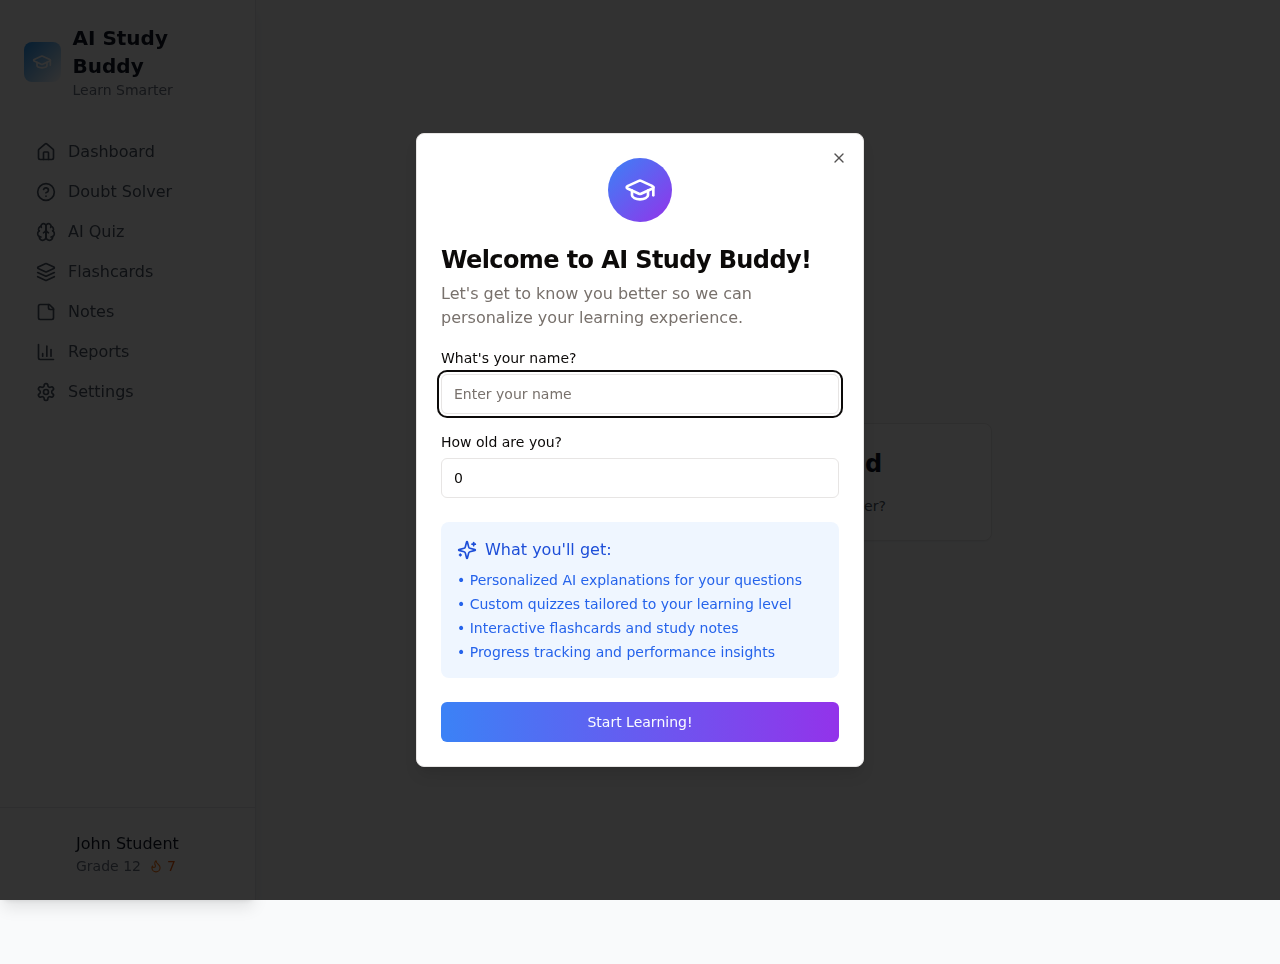
<file: index.html>
<!DOCTYPE html>
<html lang="en">
  <head>
    <meta charset="UTF-8" />
    <meta name="viewport" content="width=device-width, initial-scale=1.0, maximum-scale=1" />
    <script type="module" crossorigin src="/assets/index-D84g8_mQ.js"></script>
    <link rel="stylesheet" crossorigin href="/assets/index-BliaKE07.css">
  </head>
  <body>
    <div id="root"></div>
    <!-- This is a replit script which adds a banner on the top of the page when opened in development mode outside the replit environment -->
    <script type="text/javascript" src="https://replit.com/public/js/replit-dev-banner.js"></script>
  </body>
</html>
</file>
<file: assets/index-BliaKE07.css>
*,:before,:after{--tw-border-spacing-x: 0;--tw-border-spacing-y: 0;--tw-translate-x: 0;--tw-translate-y: 0;--tw-rotate: 0;--tw-skew-x: 0;--tw-skew-y: 0;--tw-scale-x: 1;--tw-scale-y: 1;--tw-pan-x: ;--tw-pan-y: ;--tw-pinch-zoom: ;--tw-scroll-snap-strictness: proximity;--tw-gradient-from-position: ;--tw-gradient-via-position: ;--tw-gradient-to-position: ;--tw-ordinal: ;--tw-slashed-zero: ;--tw-numeric-figure: ;--tw-numeric-spacing: ;--tw-numeric-fraction: ;--tw-ring-inset: ;--tw-ring-offset-width: 0px;--tw-ring-offset-color: #fff;--tw-ring-color: rgb(59 130 246 / .5);--tw-ring-offset-shadow: 0 0 #0000;--tw-ring-shadow: 0 0 #0000;--tw-shadow: 0 0 #0000;--tw-shadow-colored: 0 0 #0000;--tw-blur: ;--tw-brightness: ;--tw-contrast: ;--tw-grayscale: ;--tw-hue-rotate: ;--tw-invert: ;--tw-saturate: ;--tw-sepia: ;--tw-drop-shadow: ;--tw-backdrop-blur: ;--tw-backdrop-brightness: ;--tw-backdrop-contrast: ;--tw-backdrop-grayscale: ;--tw-backdrop-hue-rotate: ;--tw-backdrop-invert: ;--tw-backdrop-opacity: ;--tw-backdrop-saturate: ;--tw-backdrop-sepia: ;--tw-contain-size: ;--tw-contain-layout: ;--tw-contain-paint: ;--tw-contain-style: }::backdrop{--tw-border-spacing-x: 0;--tw-border-spacing-y: 0;--tw-translate-x: 0;--tw-translate-y: 0;--tw-rotate: 0;--tw-skew-x: 0;--tw-skew-y: 0;--tw-scale-x: 1;--tw-scale-y: 1;--tw-pan-x: ;--tw-pan-y: ;--tw-pinch-zoom: ;--tw-scroll-snap-strictness: proximity;--tw-gradient-from-position: ;--tw-gradient-via-position: ;--tw-gradient-to-position: ;--tw-ordinal: ;--tw-slashed-zero: ;--tw-numeric-figure: ;--tw-numeric-spacing: ;--tw-numeric-fraction: ;--tw-ring-inset: ;--tw-ring-offset-width: 0px;--tw-ring-offset-color: #fff;--tw-ring-color: rgb(59 130 246 / .5);--tw-ring-offset-shadow: 0 0 #0000;--tw-ring-shadow: 0 0 #0000;--tw-shadow: 0 0 #0000;--tw-shadow-colored: 0 0 #0000;--tw-blur: ;--tw-brightness: ;--tw-contrast: ;--tw-grayscale: ;--tw-hue-rotate: ;--tw-invert: ;--tw-saturate: ;--tw-sepia: ;--tw-drop-shadow: ;--tw-backdrop-blur: ;--tw-backdrop-brightness: ;--tw-backdrop-contrast: ;--tw-backdrop-grayscale: ;--tw-backdrop-hue-rotate: ;--tw-backdrop-invert: ;--tw-backdrop-opacity: ;--tw-backdrop-saturate: ;--tw-backdrop-sepia: ;--tw-contain-size: ;--tw-contain-layout: ;--tw-contain-paint: ;--tw-contain-style: }*,:before,:after{box-sizing:border-box;border-width:0;border-style:solid;border-color:#e5e7eb}:before,:after{--tw-content: ""}html,:host{line-height:1.5;-webkit-text-size-adjust:100%;-moz-tab-size:4;-o-tab-size:4;tab-size:4;font-family:ui-sans-serif,system-ui,sans-serif,"Apple Color Emoji","Segoe UI Emoji",Segoe UI Symbol,"Noto Color Emoji";font-feature-settings:normal;font-variation-settings:normal;-webkit-tap-highlight-color:transparent}body{margin:0;line-height:inherit}hr{height:0;color:inherit;border-top-width:1px}abbr:where([title]){-webkit-text-decoration:underline dotted;text-decoration:underline dotted}h1,h2,h3,h4,h5,h6{font-size:inherit;font-weight:inherit}a{color:inherit;text-decoration:inherit}b,strong{font-weight:bolder}code,kbd,samp,pre{font-family:ui-monospace,SFMono-Regular,Menlo,Monaco,Consolas,Liberation Mono,Courier New,monospace;font-feature-settings:normal;font-variation-settings:normal;font-size:1em}small{font-size:80%}sub,sup{font-size:75%;line-height:0;position:relative;vertical-align:baseline}sub{bottom:-.25em}sup{top:-.5em}table{text-indent:0;border-color:inherit;border-collapse:collapse}button,input,optgroup,select,textarea{font-family:inherit;font-feature-settings:inherit;font-variation-settings:inherit;font-size:100%;font-weight:inherit;line-height:inherit;letter-spacing:inherit;color:inherit;margin:0;padding:0}button,select{text-transform:none}button,input:where([type=button]),input:where([type=reset]),input:where([type=submit]){-webkit-appearance:button;background-color:transparent;background-image:none}:-moz-focusring{outline:auto}:-moz-ui-invalid{box-shadow:none}progress{vertical-align:baseline}::-webkit-inner-spin-button,::-webkit-outer-spin-button{height:auto}[type=search]{-webkit-appearance:textfield;outline-offset:-2px}::-webkit-search-decoration{-webkit-appearance:none}::-webkit-file-upload-button{-webkit-appearance:button;font:inherit}summary{display:list-item}blockquote,dl,dd,h1,h2,h3,h4,h5,h6,hr,figure,p,pre{margin:0}fieldset{margin:0;padding:0}legend{padding:0}ol,ul,menu{list-style:none;margin:0;padding:0}dialog{padding:0}textarea{resize:vertical}input::-moz-placeholder,textarea::-moz-placeholder{opacity:1;color:#9ca3af}input::placeholder,textarea::placeholder{opacity:1;color:#9ca3af}button,[role=button]{cursor:pointer}:disabled{cursor:default}img,svg,video,canvas,audio,iframe,embed,object{display:block;vertical-align:middle}img,video{max-width:100%;height:auto}[hidden]:where(:not([hidden=until-found])){display:none}*{border-color:var(--border)}body{background-color:var(--background);font-family:ui-sans-serif,system-ui,sans-serif,"Apple Color Emoji","Segoe UI Emoji",Segoe UI Symbol,"Noto Color Emoji";color:var(--foreground);-webkit-font-smoothing:antialiased;-moz-osx-font-smoothing:grayscale;font-family:Inter,system-ui,-apple-system,sans-serif}.prose{max-width:none;color:var(--foreground)}.prose h1,.prose h2,.prose h3,.prose h4{color:var(--foreground)}.prose p{color:var(--muted-foreground)}.prose pre{background-color:var(--muted);color:var(--muted-foreground)}.prose code{border-radius:.25rem;background-color:var(--muted);padding:.125rem .25rem;color:var(--muted-foreground)}.prose{color:var(--tw-prose-body);max-width:65ch}.prose :where(p):not(:where([class~=not-prose],[class~=not-prose] *)){margin-top:1.25em;margin-bottom:1.25em}.prose :where([class~=lead]):not(:where([class~=not-prose],[class~=not-prose] *)){color:var(--tw-prose-lead);font-size:1.25em;line-height:1.6;margin-top:1.2em;margin-bottom:1.2em}.prose :where(a):not(:where([class~=not-prose],[class~=not-prose] *)){color:var(--tw-prose-links);text-decoration:underline;font-weight:500}.prose :where(strong):not(:where([class~=not-prose],[class~=not-prose] *)){color:var(--tw-prose-bold);font-weight:600}.prose :where(a strong):not(:where([class~=not-prose],[class~=not-prose] *)){color:inherit}.prose :where(blockquote strong):not(:where([class~=not-prose],[class~=not-prose] *)){color:inherit}.prose :where(thead th strong):not(:where([class~=not-prose],[class~=not-prose] *)){color:inherit}.prose :where(ol):not(:where([class~=not-prose],[class~=not-prose] *)){list-style-type:decimal;margin-top:1.25em;margin-bottom:1.25em;padding-inline-start:1.625em}.prose :where(ol[type=A]):not(:where([class~=not-prose],[class~=not-prose] *)){list-style-type:upper-alpha}.prose :where(ol[type=a]):not(:where([class~=not-prose],[class~=not-prose] *)){list-style-type:lower-alpha}.prose :where(ol[type=A s]):not(:where([class~=not-prose],[class~=not-prose] *)){list-style-type:upper-alpha}.prose :where(ol[type=a s]):not(:where([class~=not-prose],[class~=not-prose] *)){list-style-type:lower-alpha}.prose :where(ol[type=I]):not(:where([class~=not-prose],[class~=not-prose] *)){list-style-type:upper-roman}.prose :where(ol[type=i]):not(:where([class~=not-prose],[class~=not-prose] *)){list-style-type:lower-roman}.prose :where(ol[type=I s]):not(:where([class~=not-prose],[class~=not-prose] *)){list-style-type:upper-roman}.prose :where(ol[type=i s]):not(:where([class~=not-prose],[class~=not-prose] *)){list-style-type:lower-roman}.prose :where(ol[type="1"]):not(:where([class~=not-prose],[class~=not-prose] *)){list-style-type:decimal}.prose :where(ul):not(:where([class~=not-prose],[class~=not-prose] *)){list-style-type:disc;margin-top:1.25em;margin-bottom:1.25em;padding-inline-start:1.625em}.prose :where(ol>li):not(:where([class~=not-prose],[class~=not-prose] *))::marker{font-weight:400;color:var(--tw-prose-counters)}.prose :where(ul>li):not(:where([class~=not-prose],[class~=not-prose] *))::marker{color:var(--tw-prose-bullets)}.prose :where(dt):not(:where([class~=not-prose],[class~=not-prose] *)){color:var(--tw-prose-headings);font-weight:600;margin-top:1.25em}.prose :where(hr):not(:where([class~=not-prose],[class~=not-prose] *)){border-color:var(--tw-prose-hr);border-top-width:1px;margin-top:3em;margin-bottom:3em}.prose :where(blockquote):not(:where([class~=not-prose],[class~=not-prose] *)){font-weight:500;font-style:italic;color:var(--tw-prose-quotes);border-inline-start-width:.25rem;border-inline-start-color:var(--tw-prose-quote-borders);quotes:"“""”""‘""’";margin-top:1.6em;margin-bottom:1.6em;padding-inline-start:1em}.prose :where(blockquote p:first-of-type):not(:where([class~=not-prose],[class~=not-prose] *)):before{content:open-quote}.prose :where(blockquote p:last-of-type):not(:where([class~=not-prose],[class~=not-prose] *)):after{content:close-quote}.prose :where(h1):not(:where([class~=not-prose],[class~=not-prose] *)){color:var(--tw-prose-headings);font-weight:800;font-size:2.25em;margin-top:0;margin-bottom:.8888889em;line-height:1.1111111}.prose :where(h1 strong):not(:where([class~=not-prose],[class~=not-prose] *)){font-weight:900;color:inherit}.prose :where(h2):not(:where([class~=not-prose],[class~=not-prose] *)){color:var(--tw-prose-headings);font-weight:700;font-size:1.5em;margin-top:2em;margin-bottom:1em;line-height:1.3333333}.prose :where(h2 strong):not(:where([class~=not-prose],[class~=not-prose] *)){font-weight:800;color:inherit}.prose :where(h3):not(:where([class~=not-prose],[class~=not-prose] *)){color:var(--tw-prose-headings);font-weight:600;font-size:1.25em;margin-top:1.6em;margin-bottom:.6em;line-height:1.6}.prose :where(h3 strong):not(:where([class~=not-prose],[class~=not-prose] *)){font-weight:700;color:inherit}.prose :where(h4):not(:where([class~=not-prose],[class~=not-prose] *)){color:var(--tw-prose-headings);font-weight:600;margin-top:1.5em;margin-bottom:.5em;line-height:1.5}.prose :where(h4 strong):not(:where([class~=not-prose],[class~=not-prose] *)){font-weight:700;color:inherit}.prose :where(img):not(:where([class~=not-prose],[class~=not-prose] *)){margin-top:2em;margin-bottom:2em}.prose :where(picture):not(:where([class~=not-prose],[class~=not-prose] *)){display:block;margin-top:2em;margin-bottom:2em}.prose :where(video):not(:where([class~=not-prose],[class~=not-prose] *)){margin-top:2em;margin-bottom:2em}.prose :where(kbd):not(:where([class~=not-prose],[class~=not-prose] *)){font-weight:500;font-family:inherit;color:var(--tw-prose-kbd);box-shadow:0 0 0 1px rgb(var(--tw-prose-kbd-shadows) / 10%),0 3px rgb(var(--tw-prose-kbd-shadows) / 10%);font-size:.875em;border-radius:.3125rem;padding-top:.1875em;padding-inline-end:.375em;padding-bottom:.1875em;padding-inline-start:.375em}.prose :where(code):not(:where([class~=not-prose],[class~=not-prose] *)){color:var(--tw-prose-code);font-weight:600;font-size:.875em}.prose :where(code):not(:where([class~=not-prose],[class~=not-prose] *)):before{content:"`"}.prose :where(code):not(:where([class~=not-prose],[class~=not-prose] *)):after{content:"`"}.prose :where(a code):not(:where([class~=not-prose],[class~=not-prose] *)){color:inherit}.prose :where(h1 code):not(:where([class~=not-prose],[class~=not-prose] *)){color:inherit}.prose :where(h2 code):not(:where([class~=not-prose],[class~=not-prose] *)){color:inherit;font-size:.875em}.prose :where(h3 code):not(:where([class~=not-prose],[class~=not-prose] *)){color:inherit;font-size:.9em}.prose :where(h4 code):not(:where([class~=not-prose],[class~=not-prose] *)){color:inherit}.prose :where(blockquote code):not(:where([class~=not-prose],[class~=not-prose] *)){color:inherit}.prose :where(thead th code):not(:where([class~=not-prose],[class~=not-prose] *)){color:inherit}.prose :where(pre):not(:where([class~=not-prose],[class~=not-prose] *)){color:var(--tw-prose-pre-code);background-color:var(--tw-prose-pre-bg);overflow-x:auto;font-weight:400;font-size:.875em;line-height:1.7142857;margin-top:1.7142857em;margin-bottom:1.7142857em;border-radius:.375rem;padding-top:.8571429em;padding-inline-end:1.1428571em;padding-bottom:.8571429em;padding-inline-start:1.1428571em}.prose :where(pre code):not(:where([class~=not-prose],[class~=not-prose] *)){background-color:transparent;border-width:0;border-radius:0;padding:0;font-weight:inherit;color:inherit;font-size:inherit;font-family:inherit;line-height:inherit}.prose :where(pre code):not(:where([class~=not-prose],[class~=not-prose] *)):before{content:none}.prose :where(pre code):not(:where([class~=not-prose],[class~=not-prose] *)):after{content:none}.prose :where(table):not(:where([class~=not-prose],[class~=not-prose] *)){width:100%;table-layout:auto;margin-top:2em;margin-bottom:2em;font-size:.875em;line-height:1.7142857}.prose :where(thead):not(:where([class~=not-prose],[class~=not-prose] *)){border-bottom-width:1px;border-bottom-color:var(--tw-prose-th-borders)}.prose :where(thead th):not(:where([class~=not-prose],[class~=not-prose] *)){color:var(--tw-prose-headings);font-weight:600;vertical-align:bottom;padding-inline-end:.5714286em;padding-bottom:.5714286em;padding-inline-start:.5714286em}.prose :where(tbody tr):not(:where([class~=not-prose],[class~=not-prose] *)){border-bottom-width:1px;border-bottom-color:var(--tw-prose-td-borders)}.prose :where(tbody tr:last-child):not(:where([class~=not-prose],[class~=not-prose] *)){border-bottom-width:0}.prose :where(tbody td):not(:where([class~=not-prose],[class~=not-prose] *)){vertical-align:baseline}.prose :where(tfoot):not(:where([class~=not-prose],[class~=not-prose] *)){border-top-width:1px;border-top-color:var(--tw-prose-th-borders)}.prose :where(tfoot td):not(:where([class~=not-prose],[class~=not-prose] *)){vertical-align:top}.prose :where(th,td):not(:where([class~=not-prose],[class~=not-prose] *)){text-align:start}.prose :where(figure>*):not(:where([class~=not-prose],[class~=not-prose] *)){margin-top:0;margin-bottom:0}.prose :where(figcaption):not(:where([class~=not-prose],[class~=not-prose] *)){color:var(--tw-prose-captions);font-size:.875em;line-height:1.4285714;margin-top:.8571429em}.prose{--tw-prose-body: #374151;--tw-prose-headings: #111827;--tw-prose-lead: #4b5563;--tw-prose-links: #111827;--tw-prose-bold: #111827;--tw-prose-counters: #6b7280;--tw-prose-bullets: #d1d5db;--tw-prose-hr: #e5e7eb;--tw-prose-quotes: #111827;--tw-prose-quote-borders: #e5e7eb;--tw-prose-captions: #6b7280;--tw-prose-kbd: #111827;--tw-prose-kbd-shadows: 17 24 39;--tw-prose-code: #111827;--tw-prose-pre-code: #e5e7eb;--tw-prose-pre-bg: #1f2937;--tw-prose-th-borders: #d1d5db;--tw-prose-td-borders: #e5e7eb;--tw-prose-invert-body: #d1d5db;--tw-prose-invert-headings: #fff;--tw-prose-invert-lead: #9ca3af;--tw-prose-invert-links: #fff;--tw-prose-invert-bold: #fff;--tw-prose-invert-counters: #9ca3af;--tw-prose-invert-bullets: #4b5563;--tw-prose-invert-hr: #374151;--tw-prose-invert-quotes: #f3f4f6;--tw-prose-invert-quote-borders: #374151;--tw-prose-invert-captions: #9ca3af;--tw-prose-invert-kbd: #fff;--tw-prose-invert-kbd-shadows: 255 255 255;--tw-prose-invert-code: #fff;--tw-prose-invert-pre-code: #d1d5db;--tw-prose-invert-pre-bg: rgb(0 0 0 / 50%);--tw-prose-invert-th-borders: #4b5563;--tw-prose-invert-td-borders: #374151;font-size:1rem;line-height:1.75}.prose :where(picture>img):not(:where([class~=not-prose],[class~=not-prose] *)){margin-top:0;margin-bottom:0}.prose :where(li):not(:where([class~=not-prose],[class~=not-prose] *)){margin-top:.5em;margin-bottom:.5em}.prose :where(ol>li):not(:where([class~=not-prose],[class~=not-prose] *)){padding-inline-start:.375em}.prose :where(ul>li):not(:where([class~=not-prose],[class~=not-prose] *)){padding-inline-start:.375em}.prose :where(.prose>ul>li p):not(:where([class~=not-prose],[class~=not-prose] *)){margin-top:.75em;margin-bottom:.75em}.prose :where(.prose>ul>li>p:first-child):not(:where([class~=not-prose],[class~=not-prose] *)){margin-top:1.25em}.prose :where(.prose>ul>li>p:last-child):not(:where([class~=not-prose],[class~=not-prose] *)){margin-bottom:1.25em}.prose :where(.prose>ol>li>p:first-child):not(:where([class~=not-prose],[class~=not-prose] *)){margin-top:1.25em}.prose :where(.prose>ol>li>p:last-child):not(:where([class~=not-prose],[class~=not-prose] *)){margin-bottom:1.25em}.prose :where(ul ul,ul ol,ol ul,ol ol):not(:where([class~=not-prose],[class~=not-prose] *)){margin-top:.75em;margin-bottom:.75em}.prose :where(dl):not(:where([class~=not-prose],[class~=not-prose] *)){margin-top:1.25em;margin-bottom:1.25em}.prose :where(dd):not(:where([class~=not-prose],[class~=not-prose] *)){margin-top:.5em;padding-inline-start:1.625em}.prose :where(hr+*):not(:where([class~=not-prose],[class~=not-prose] *)){margin-top:0}.prose :where(h2+*):not(:where([class~=not-prose],[class~=not-prose] *)){margin-top:0}.prose :where(h3+*):not(:where([class~=not-prose],[class~=not-prose] *)){margin-top:0}.prose :where(h4+*):not(:where([class~=not-prose],[class~=not-prose] *)){margin-top:0}.prose :where(thead th:first-child):not(:where([class~=not-prose],[class~=not-prose] *)){padding-inline-start:0}.prose :where(thead th:last-child):not(:where([class~=not-prose],[class~=not-prose] *)){padding-inline-end:0}.prose :where(tbody td,tfoot td):not(:where([class~=not-prose],[class~=not-prose] *)){padding-top:.5714286em;padding-inline-end:.5714286em;padding-bottom:.5714286em;padding-inline-start:.5714286em}.prose :where(tbody td:first-child,tfoot td:first-child):not(:where([class~=not-prose],[class~=not-prose] *)){padding-inline-start:0}.prose :where(tbody td:last-child,tfoot td:last-child):not(:where([class~=not-prose],[class~=not-prose] *)){padding-inline-end:0}.prose :where(figure):not(:where([class~=not-prose],[class~=not-prose] *)){margin-top:2em;margin-bottom:2em}.prose :where(.prose>:first-child):not(:where([class~=not-prose],[class~=not-prose] *)){margin-top:0}.prose :where(.prose>:last-child):not(:where([class~=not-prose],[class~=not-prose] *)){margin-bottom:0}.sr-only{position:absolute;width:1px;height:1px;padding:0;margin:-1px;overflow:hidden;clip:rect(0,0,0,0);white-space:nowrap;border-width:0}.pointer-events-none{pointer-events:none}.pointer-events-auto{pointer-events:auto}.visible{visibility:visible}.invisible{visibility:hidden}.fixed{position:fixed}.absolute{position:absolute}.relative{position:relative}.inset-0{top:0;right:0;bottom:0;left:0}.inset-x-0{left:0;right:0}.inset-y-0{top:0;bottom:0}.-bottom-12{bottom:-3rem}.-left-12{left:-3rem}.-right-12{right:-3rem}.-top-12{top:-3rem}.bottom-0{bottom:0}.left-0{left:0}.left-1{left:.25rem}.left-1\/2{left:50%}.left-2{left:.5rem}.left-3{left:.75rem}.left-\[50\%\]{left:50%}.right-0{right:0}.right-1{right:.25rem}.right-2{right:.5rem}.right-3{right:.75rem}.right-4{right:1rem}.top-0{top:0}.top-1\.5{top:.375rem}.top-1\/2{top:50%}.top-2{top:.5rem}.top-3\.5{top:.875rem}.top-4{top:1rem}.top-\[1px\]{top:1px}.top-\[50\%\]{top:50%}.top-\[60\%\]{top:60%}.top-full{top:100%}.z-10{z-index:10}.z-20{z-index:20}.z-50{z-index:50}.z-\[100\]{z-index:100}.z-\[1\]{z-index:1}.col-span-full{grid-column:1 / -1}.-mx-1{margin-left:-.25rem;margin-right:-.25rem}.mx-2{margin-left:.5rem;margin-right:.5rem}.mx-3\.5{margin-left:.875rem;margin-right:.875rem}.mx-4{margin-left:1rem;margin-right:1rem}.mx-auto{margin-left:auto;margin-right:auto}.my-0\.5{margin-top:.125rem;margin-bottom:.125rem}.my-1{margin-top:.25rem;margin-bottom:.25rem}.-ml-4{margin-left:-1rem}.-mt-4{margin-top:-1rem}.mb-1{margin-bottom:.25rem}.mb-2{margin-bottom:.5rem}.mb-3{margin-bottom:.75rem}.mb-4{margin-bottom:1rem}.mb-6{margin-bottom:1.5rem}.mb-8{margin-bottom:2rem}.ml-1{margin-left:.25rem}.ml-2{margin-left:.5rem}.ml-64{margin-left:16rem}.ml-auto{margin-left:auto}.mr-1{margin-right:.25rem}.mr-2{margin-right:.5rem}.mr-3{margin-right:.75rem}.mt-1{margin-top:.25rem}.mt-1\.5{margin-top:.375rem}.mt-2{margin-top:.5rem}.mt-24{margin-top:6rem}.mt-3{margin-top:.75rem}.mt-4{margin-top:1rem}.mt-6{margin-top:1.5rem}.mt-8{margin-top:2rem}.mt-auto{margin-top:auto}.block{display:block}.flex{display:flex}.inline-flex{display:inline-flex}.table{display:table}.grid{display:grid}.hidden{display:none}.aspect-square{aspect-ratio:1 / 1}.aspect-video{aspect-ratio:16 / 9}.size-4{width:1rem;height:1rem}.h-1\.5{height:.375rem}.h-10{height:2.5rem}.h-11{height:2.75rem}.h-12{height:3rem}.h-16{height:4rem}.h-2{height:.5rem}.h-2\.5{height:.625rem}.h-20{height:5rem}.h-3{height:.75rem}.h-3\.5{height:.875rem}.h-32{height:8rem}.h-4{height:1rem}.h-5{height:1.25rem}.h-6{height:1.5rem}.h-64{height:16rem}.h-7{height:1.75rem}.h-8{height:2rem}.h-9{height:2.25rem}.h-\[1px\]{height:1px}.h-\[var\(--radix-navigation-menu-viewport-height\)\]{height:var(--radix-navigation-menu-viewport-height)}.h-\[var\(--radix-select-trigger-height\)\]{height:var(--radix-select-trigger-height)}.h-auto{height:auto}.h-full{height:100%}.h-px{height:1px}.h-svh{height:100svh}.max-h-\[--radix-context-menu-content-available-height\]{max-height:var(--radix-context-menu-content-available-height)}.max-h-\[--radix-select-content-available-height\]{max-height:var(--radix-select-content-available-height)}.max-h-\[300px\]{max-height:300px}.max-h-\[var\(--radix-dropdown-menu-content-available-height\)\]{max-height:var(--radix-dropdown-menu-content-available-height)}.max-h-screen{max-height:100vh}.min-h-0{min-height:0px}.min-h-96{min-height:24rem}.min-h-\[80px\]{min-height:80px}.min-h-screen{min-height:100vh}.min-h-svh{min-height:100svh}.w-0{width:0px}.w-1{width:.25rem}.w-1\/2{width:50%}.w-1\/4{width:25%}.w-10{width:2.5rem}.w-11{width:2.75rem}.w-12{width:3rem}.w-16{width:4rem}.w-2{width:.5rem}.w-2\.5{width:.625rem}.w-20{width:5rem}.w-24{width:6rem}.w-3{width:.75rem}.w-3\.5{width:.875rem}.w-3\/4{width:75%}.w-32{width:8rem}.w-4{width:1rem}.w-40{width:10rem}.w-48{width:12rem}.w-5{width:1.25rem}.w-64{width:16rem}.w-7{width:1.75rem}.w-72{width:18rem}.w-8{width:2rem}.w-9{width:2.25rem}.w-96{width:24rem}.w-\[--sidebar-width\]{width:var(--sidebar-width)}.w-\[100px\]{width:100px}.w-\[1px\]{width:1px}.w-auto{width:auto}.w-full{width:100%}.w-max{width:-moz-max-content;width:max-content}.w-px{width:1px}.min-w-0{min-width:0px}.min-w-10{min-width:2.5rem}.min-w-11{min-width:2.75rem}.min-w-5{min-width:1.25rem}.min-w-9{min-width:2.25rem}.min-w-\[12rem\]{min-width:12rem}.min-w-\[8rem\]{min-width:8rem}.min-w-\[var\(--radix-select-trigger-width\)\]{min-width:var(--radix-select-trigger-width)}.max-w-32{max-width:8rem}.max-w-\[--skeleton-width\]{max-width:var(--skeleton-width)}.max-w-lg{max-width:32rem}.max-w-max{max-width:-moz-max-content;max-width:max-content}.max-w-md{max-width:28rem}.max-w-none{max-width:none}.flex-1{flex:1 1 0%}.flex-shrink-0,.shrink-0{flex-shrink:0}.grow{flex-grow:1}.grow-0{flex-grow:0}.basis-full{flex-basis:100%}.caption-bottom{caption-side:bottom}.border-collapse{border-collapse:collapse}.origin-\[--radix-context-menu-content-transform-origin\]{transform-origin:var(--radix-context-menu-content-transform-origin)}.origin-\[--radix-dropdown-menu-content-transform-origin\]{transform-origin:var(--radix-dropdown-menu-content-transform-origin)}.origin-\[--radix-hover-card-content-transform-origin\]{transform-origin:var(--radix-hover-card-content-transform-origin)}.origin-\[--radix-menubar-content-transform-origin\]{transform-origin:var(--radix-menubar-content-transform-origin)}.origin-\[--radix-popover-content-transform-origin\]{transform-origin:var(--radix-popover-content-transform-origin)}.origin-\[--radix-select-content-transform-origin\]{transform-origin:var(--radix-select-content-transform-origin)}.origin-\[--radix-tooltip-content-transform-origin\]{transform-origin:var(--radix-tooltip-content-transform-origin)}.-translate-x-1\/2{--tw-translate-x: -50%;transform:translate(var(--tw-translate-x),var(--tw-translate-y)) rotate(var(--tw-rotate)) skew(var(--tw-skew-x)) skewY(var(--tw-skew-y)) scaleX(var(--tw-scale-x)) scaleY(var(--tw-scale-y))}.-translate-x-px{--tw-translate-x: -1px;transform:translate(var(--tw-translate-x),var(--tw-translate-y)) rotate(var(--tw-rotate)) skew(var(--tw-skew-x)) skewY(var(--tw-skew-y)) scaleX(var(--tw-scale-x)) scaleY(var(--tw-scale-y))}.-translate-y-1\/2{--tw-translate-y: -50%;transform:translate(var(--tw-translate-x),var(--tw-translate-y)) rotate(var(--tw-rotate)) skew(var(--tw-skew-x)) skewY(var(--tw-skew-y)) scaleX(var(--tw-scale-x)) scaleY(var(--tw-scale-y))}.translate-x-\[-50\%\]{--tw-translate-x: -50%;transform:translate(var(--tw-translate-x),var(--tw-translate-y)) rotate(var(--tw-rotate)) skew(var(--tw-skew-x)) skewY(var(--tw-skew-y)) scaleX(var(--tw-scale-x)) scaleY(var(--tw-scale-y))}.translate-x-px{--tw-translate-x: 1px;transform:translate(var(--tw-translate-x),var(--tw-translate-y)) rotate(var(--tw-rotate)) skew(var(--tw-skew-x)) skewY(var(--tw-skew-y)) scaleX(var(--tw-scale-x)) scaleY(var(--tw-scale-y))}.translate-y-\[-50\%\]{--tw-translate-y: -50%;transform:translate(var(--tw-translate-x),var(--tw-translate-y)) rotate(var(--tw-rotate)) skew(var(--tw-skew-x)) skewY(var(--tw-skew-y)) scaleX(var(--tw-scale-x)) scaleY(var(--tw-scale-y))}.rotate-45{--tw-rotate: 45deg;transform:translate(var(--tw-translate-x),var(--tw-translate-y)) rotate(var(--tw-rotate)) skew(var(--tw-skew-x)) skewY(var(--tw-skew-y)) scaleX(var(--tw-scale-x)) scaleY(var(--tw-scale-y))}.rotate-90{--tw-rotate: 90deg;transform:translate(var(--tw-translate-x),var(--tw-translate-y)) rotate(var(--tw-rotate)) skew(var(--tw-skew-x)) skewY(var(--tw-skew-y)) scaleX(var(--tw-scale-x)) scaleY(var(--tw-scale-y))}.transform{transform:translate(var(--tw-translate-x),var(--tw-translate-y)) rotate(var(--tw-rotate)) skew(var(--tw-skew-x)) skewY(var(--tw-skew-y)) scaleX(var(--tw-scale-x)) scaleY(var(--tw-scale-y))}@keyframes pulse{50%{opacity:.5}}.animate-pulse{animation:pulse 2s cubic-bezier(.4,0,.6,1) infinite}.cursor-default{cursor:default}.cursor-pointer{cursor:pointer}.touch-none{touch-action:none}.select-none{-webkit-user-select:none;-moz-user-select:none;user-select:none}.resize-none{resize:none}.list-inside{list-style-position:inside}.list-disc{list-style-type:disc}.list-none{list-style-type:none}.grid-cols-1{grid-template-columns:repeat(1,minmax(0,1fr))}.grid-cols-2{grid-template-columns:repeat(2,minmax(0,1fr))}.flex-row{flex-direction:row}.flex-col{flex-direction:column}.flex-col-reverse{flex-direction:column-reverse}.flex-wrap{flex-wrap:wrap}.items-start{align-items:flex-start}.items-end{align-items:flex-end}.items-center{align-items:center}.items-stretch{align-items:stretch}.justify-start{justify-content:flex-start}.justify-end{justify-content:flex-end}.justify-center{justify-content:center}.justify-between{justify-content:space-between}.gap-1{gap:.25rem}.gap-1\.5{gap:.375rem}.gap-2{gap:.5rem}.gap-4{gap:1rem}.gap-6{gap:1.5rem}.gap-8{gap:2rem}.space-x-1>:not([hidden])~:not([hidden]){--tw-space-x-reverse: 0;margin-right:calc(.25rem * var(--tw-space-x-reverse));margin-left:calc(.25rem * calc(1 - var(--tw-space-x-reverse)))}.space-x-2>:not([hidden])~:not([hidden]){--tw-space-x-reverse: 0;margin-right:calc(.5rem * var(--tw-space-x-reverse));margin-left:calc(.5rem * calc(1 - var(--tw-space-x-reverse)))}.space-x-3>:not([hidden])~:not([hidden]){--tw-space-x-reverse: 0;margin-right:calc(.75rem * var(--tw-space-x-reverse));margin-left:calc(.75rem * calc(1 - var(--tw-space-x-reverse)))}.space-x-4>:not([hidden])~:not([hidden]){--tw-space-x-reverse: 0;margin-right:calc(1rem * var(--tw-space-x-reverse));margin-left:calc(1rem * calc(1 - var(--tw-space-x-reverse)))}.space-y-1>:not([hidden])~:not([hidden]){--tw-space-y-reverse: 0;margin-top:calc(.25rem * calc(1 - var(--tw-space-y-reverse)));margin-bottom:calc(.25rem * var(--tw-space-y-reverse))}.space-y-1\.5>:not([hidden])~:not([hidden]){--tw-space-y-reverse: 0;margin-top:calc(.375rem * calc(1 - var(--tw-space-y-reverse)));margin-bottom:calc(.375rem * var(--tw-space-y-reverse))}.space-y-2>:not([hidden])~:not([hidden]){--tw-space-y-reverse: 0;margin-top:calc(.5rem * calc(1 - var(--tw-space-y-reverse)));margin-bottom:calc(.5rem * var(--tw-space-y-reverse))}.space-y-3>:not([hidden])~:not([hidden]){--tw-space-y-reverse: 0;margin-top:calc(.75rem * calc(1 - var(--tw-space-y-reverse)));margin-bottom:calc(.75rem * var(--tw-space-y-reverse))}.space-y-4>:not([hidden])~:not([hidden]){--tw-space-y-reverse: 0;margin-top:calc(1rem * calc(1 - var(--tw-space-y-reverse)));margin-bottom:calc(1rem * var(--tw-space-y-reverse))}.space-y-6>:not([hidden])~:not([hidden]){--tw-space-y-reverse: 0;margin-top:calc(1.5rem * calc(1 - var(--tw-space-y-reverse)));margin-bottom:calc(1.5rem * var(--tw-space-y-reverse))}.space-y-8>:not([hidden])~:not([hidden]){--tw-space-y-reverse: 0;margin-top:calc(2rem * calc(1 - var(--tw-space-y-reverse)));margin-bottom:calc(2rem * var(--tw-space-y-reverse))}.overflow-auto{overflow:auto}.overflow-hidden{overflow:hidden}.overflow-x-auto{overflow-x:auto}.overflow-y-auto{overflow-y:auto}.overflow-x-hidden{overflow-x:hidden}.whitespace-nowrap{white-space:nowrap}.break-words{overflow-wrap:break-word}.rounded{border-radius:.25rem}.rounded-\[2px\]{border-radius:2px}.rounded-\[inherit\]{border-radius:inherit}.rounded-full{border-radius:9999px}.rounded-lg{border-radius:var(--radius)}.rounded-md{border-radius:calc(var(--radius) - 2px)}.rounded-sm{border-radius:calc(var(--radius) - 4px)}.rounded-xl{border-radius:.75rem}.rounded-t-\[10px\]{border-top-left-radius:10px;border-top-right-radius:10px}.rounded-t-lg{border-top-left-radius:var(--radius);border-top-right-radius:var(--radius)}.rounded-tl-sm{border-top-left-radius:calc(var(--radius) - 4px)}.border{border-width:1px}.border-2{border-width:2px}.border-\[1\.5px\]{border-width:1.5px}.border-y{border-top-width:1px;border-bottom-width:1px}.border-b{border-bottom-width:1px}.border-l{border-left-width:1px}.border-l-4{border-left-width:4px}.border-r{border-right-width:1px}.border-t{border-top-width:1px}.border-dashed{border-style:dashed}.border-none{border-style:none}.border-\[--color-border\]{border-color:var(--color-border)}.border-destructive{border-color:var(--destructive)}.border-gray-200{--tw-border-opacity: 1;border-color:rgb(229 231 235 / var(--tw-border-opacity, 1))}.border-input{border-color:var(--input)}.border-primary{border-color:var(--primary)}.border-sidebar-border{border-color:var(--sidebar-border)}.border-transparent{border-color:transparent}.border-l-transparent{border-left-color:transparent}.border-t-transparent{border-top-color:transparent}.bg-\[--color-bg\]{background-color:var(--color-bg)}.bg-accent{background-color:var(--accent)}.bg-background{background-color:var(--background)}.bg-black\/80{background-color:#000c}.bg-blue-50{--tw-bg-opacity: 1;background-color:rgb(239 246 255 / var(--tw-bg-opacity, 1))}.bg-border{background-color:var(--border)}.bg-card{background-color:var(--card)}.bg-destructive{background-color:var(--destructive)}.bg-foreground{background-color:var(--foreground)}.bg-gray-100{--tw-bg-opacity: 1;background-color:rgb(243 244 246 / var(--tw-bg-opacity, 1))}.bg-gray-200{--tw-bg-opacity: 1;background-color:rgb(229 231 235 / var(--tw-bg-opacity, 1))}.bg-gray-50{--tw-bg-opacity: 1;background-color:rgb(249 250 251 / var(--tw-bg-opacity, 1))}.bg-muted{background-color:var(--muted)}.bg-orange-500{--tw-bg-opacity: 1;background-color:rgb(249 115 22 / var(--tw-bg-opacity, 1))}.bg-popover{background-color:var(--popover)}.bg-primary{background-color:var(--primary)}.bg-secondary{background-color:var(--secondary)}.bg-sidebar{background-color:var(--sidebar-background)}.bg-sidebar-border{background-color:var(--sidebar-border)}.bg-transparent{background-color:transparent}.bg-white{--tw-bg-opacity: 1;background-color:rgb(255 255 255 / var(--tw-bg-opacity, 1))}.bg-gradient-to-br{background-image:linear-gradient(to bottom right,var(--tw-gradient-stops))}.bg-gradient-to-r{background-image:linear-gradient(to right,var(--tw-gradient-stops))}.from-blue-500{--tw-gradient-from: #3b82f6 var(--tw-gradient-from-position);--tw-gradient-to: rgb(59 130 246 / 0) var(--tw-gradient-to-position);--tw-gradient-stops: var(--tw-gradient-from), var(--tw-gradient-to)}.from-orange-500{--tw-gradient-from: #f97316 var(--tw-gradient-from-position);--tw-gradient-to: rgb(249 115 22 / 0) var(--tw-gradient-to-position);--tw-gradient-stops: var(--tw-gradient-from), var(--tw-gradient-to)}.from-primary{--tw-gradient-from: var(--primary) var(--tw-gradient-from-position);--tw-gradient-to: rgb(255 255 255 / 0) var(--tw-gradient-to-position);--tw-gradient-stops: var(--tw-gradient-from), var(--tw-gradient-to)}.to-primary{--tw-gradient-to: var(--primary) var(--tw-gradient-to-position)}.to-purple-600{--tw-gradient-to: #9333ea var(--tw-gradient-to-position)}.to-red-500{--tw-gradient-to: #ef4444 var(--tw-gradient-to-position)}.fill-current{fill:currentColor}.object-cover{-o-object-fit:cover;object-fit:cover}.p-0{padding:0}.p-1{padding:.25rem}.p-2{padding:.5rem}.p-3{padding:.75rem}.p-4{padding:1rem}.p-6{padding:1.5rem}.p-8{padding:2rem}.p-\[1px\]{padding:1px}.px-1{padding-left:.25rem;padding-right:.25rem}.px-12{padding-left:3rem;padding-right:3rem}.px-2{padding-left:.5rem;padding-right:.5rem}.px-2\.5{padding-left:.625rem;padding-right:.625rem}.px-3{padding-left:.75rem;padding-right:.75rem}.px-4{padding-left:1rem;padding-right:1rem}.px-5{padding-left:1.25rem;padding-right:1.25rem}.px-8{padding-left:2rem;padding-right:2rem}.py-0\.5{padding-top:.125rem;padding-bottom:.125rem}.py-1{padding-top:.25rem;padding-bottom:.25rem}.py-1\.5{padding-top:.375rem;padding-bottom:.375rem}.py-12{padding-top:3rem;padding-bottom:3rem}.py-2{padding-top:.5rem;padding-bottom:.5rem}.py-3{padding-top:.75rem;padding-bottom:.75rem}.py-4{padding-top:1rem;padding-bottom:1rem}.py-6{padding-top:1.5rem;padding-bottom:1.5rem}.py-8{padding-top:2rem;padding-bottom:2rem}.pb-3{padding-bottom:.75rem}.pb-4{padding-bottom:1rem}.pl-10{padding-left:2.5rem}.pl-2\.5{padding-left:.625rem}.pl-4{padding-left:1rem}.pl-8{padding-left:2rem}.pr-2{padding-right:.5rem}.pr-2\.5{padding-right:.625rem}.pr-8{padding-right:2rem}.pt-0{padding-top:0}.pt-1{padding-top:.25rem}.pt-3{padding-top:.75rem}.pt-4{padding-top:1rem}.pt-6{padding-top:1.5rem}.text-left{text-align:left}.text-center{text-align:center}.text-right{text-align:right}.align-middle{vertical-align:middle}.font-mono{font-family:ui-monospace,SFMono-Regular,Menlo,Monaco,Consolas,Liberation Mono,Courier New,monospace}.text-2xl{font-size:1.5rem;line-height:2rem}.text-3xl{font-size:1.875rem;line-height:2.25rem}.text-\[0\.8rem\]{font-size:.8rem}.text-base{font-size:1rem;line-height:1.5rem}.text-lg{font-size:1.125rem;line-height:1.75rem}.text-sm{font-size:.875rem;line-height:1.25rem}.text-xl{font-size:1.25rem;line-height:1.75rem}.text-xs{font-size:.75rem;line-height:1rem}.font-bold{font-weight:700}.font-medium{font-weight:500}.font-normal{font-weight:400}.font-semibold{font-weight:600}.italic{font-style:italic}.tabular-nums{--tw-numeric-spacing: tabular-nums;font-variant-numeric:var(--tw-ordinal) var(--tw-slashed-zero) var(--tw-numeric-figure) var(--tw-numeric-spacing) var(--tw-numeric-fraction)}.leading-none{line-height:1}.tracking-tight{letter-spacing:-.025em}.tracking-widest{letter-spacing:.1em}.text-accent-foreground{color:var(--accent-foreground)}.text-blue-600{--tw-text-opacity: 1;color:rgb(37 99 235 / var(--tw-text-opacity, 1))}.text-blue-700{--tw-text-opacity: 1;color:rgb(29 78 216 / var(--tw-text-opacity, 1))}.text-card-foreground{color:var(--card-foreground)}.text-current{color:currentColor}.text-destructive{color:var(--destructive)}.text-destructive-foreground{color:var(--destructive-foreground)}.text-foreground{color:var(--foreground)}.text-gray-400{--tw-text-opacity: 1;color:rgb(156 163 175 / var(--tw-text-opacity, 1))}.text-gray-500{--tw-text-opacity: 1;color:rgb(107 114 128 / var(--tw-text-opacity, 1))}.text-gray-600{--tw-text-opacity: 1;color:rgb(75 85 99 / var(--tw-text-opacity, 1))}.text-gray-700{--tw-text-opacity: 1;color:rgb(55 65 81 / var(--tw-text-opacity, 1))}.text-gray-800{--tw-text-opacity: 1;color:rgb(31 41 55 / var(--tw-text-opacity, 1))}.text-gray-900{--tw-text-opacity: 1;color:rgb(17 24 39 / var(--tw-text-opacity, 1))}.text-muted-foreground{color:var(--muted-foreground)}.text-orange-500{--tw-text-opacity: 1;color:rgb(249 115 22 / var(--tw-text-opacity, 1))}.text-orange-600{--tw-text-opacity: 1;color:rgb(234 88 12 / var(--tw-text-opacity, 1))}.text-popover-foreground{color:var(--popover-foreground)}.text-primary{color:var(--primary)}.text-primary-foreground{color:var(--primary-foreground)}.text-purple-100{--tw-text-opacity: 1;color:rgb(243 232 255 / var(--tw-text-opacity, 1))}.text-red-500{--tw-text-opacity: 1;color:rgb(239 68 68 / var(--tw-text-opacity, 1))}.text-secondary-foreground{color:var(--secondary-foreground)}.text-sidebar-foreground{color:var(--sidebar-foreground)}.text-white{--tw-text-opacity: 1;color:rgb(255 255 255 / var(--tw-text-opacity, 1))}.underline-offset-4{text-underline-offset:4px}.opacity-0{opacity:0}.opacity-50{opacity:.5}.opacity-60{opacity:.6}.opacity-70{opacity:.7}.opacity-90{opacity:.9}.shadow-\[0_0_0_1px_hsl\(var\(--sidebar-border\)\)\]{--tw-shadow: 0 0 0 1px hsl(var(--sidebar-border));--tw-shadow-colored: 0 0 0 1px var(--tw-shadow-color);box-shadow:var(--tw-ring-offset-shadow, 0 0 #0000),var(--tw-ring-shadow, 0 0 #0000),var(--tw-shadow)}.shadow-lg{--tw-shadow: 0 10px 15px -3px rgb(0 0 0 / .1), 0 4px 6px -4px rgb(0 0 0 / .1);--tw-shadow-colored: 0 10px 15px -3px var(--tw-shadow-color), 0 4px 6px -4px var(--tw-shadow-color);box-shadow:var(--tw-ring-offset-shadow, 0 0 #0000),var(--tw-ring-shadow, 0 0 #0000),var(--tw-shadow)}.shadow-md{--tw-shadow: 0 4px 6px -1px rgb(0 0 0 / .1), 0 2px 4px -2px rgb(0 0 0 / .1);--tw-shadow-colored: 0 4px 6px -1px var(--tw-shadow-color), 0 2px 4px -2px var(--tw-shadow-color);box-shadow:var(--tw-ring-offset-shadow, 0 0 #0000),var(--tw-ring-shadow, 0 0 #0000),var(--tw-shadow)}.shadow-none{--tw-shadow: 0 0 #0000;--tw-shadow-colored: 0 0 #0000;box-shadow:var(--tw-ring-offset-shadow, 0 0 #0000),var(--tw-ring-shadow, 0 0 #0000),var(--tw-shadow)}.shadow-sm{--tw-shadow: 0 1px 2px 0 rgb(0 0 0 / .05);--tw-shadow-colored: 0 1px 2px 0 var(--tw-shadow-color);box-shadow:var(--tw-ring-offset-shadow, 0 0 #0000),var(--tw-ring-shadow, 0 0 #0000),var(--tw-shadow)}.shadow-xl{--tw-shadow: 0 20px 25px -5px rgb(0 0 0 / .1), 0 8px 10px -6px rgb(0 0 0 / .1);--tw-shadow-colored: 0 20px 25px -5px var(--tw-shadow-color), 0 8px 10px -6px var(--tw-shadow-color);box-shadow:var(--tw-ring-offset-shadow, 0 0 #0000),var(--tw-ring-shadow, 0 0 #0000),var(--tw-shadow)}.outline-none{outline:2px solid transparent;outline-offset:2px}.outline{outline-style:solid}.ring-0{--tw-ring-offset-shadow: var(--tw-ring-inset) 0 0 0 var(--tw-ring-offset-width) var(--tw-ring-offset-color);--tw-ring-shadow: var(--tw-ring-inset) 0 0 0 calc(0px + var(--tw-ring-offset-width)) var(--tw-ring-color);box-shadow:var(--tw-ring-offset-shadow),var(--tw-ring-shadow),var(--tw-shadow, 0 0 #0000)}.ring-2{--tw-ring-offset-shadow: var(--tw-ring-inset) 0 0 0 var(--tw-ring-offset-width) var(--tw-ring-offset-color);--tw-ring-shadow: var(--tw-ring-inset) 0 0 0 calc(2px + var(--tw-ring-offset-width)) var(--tw-ring-color);box-shadow:var(--tw-ring-offset-shadow),var(--tw-ring-shadow),var(--tw-shadow, 0 0 #0000)}.ring-ring{--tw-ring-color: var(--ring)}.ring-sidebar-ring{--tw-ring-color: var(--sidebar-ring)}.ring-offset-background{--tw-ring-offset-color: var(--background)}.filter{filter:var(--tw-blur) var(--tw-brightness) var(--tw-contrast) var(--tw-grayscale) var(--tw-hue-rotate) var(--tw-invert) var(--tw-saturate) var(--tw-sepia) var(--tw-drop-shadow)}.transition{transition-property:color,background-color,border-color,text-decoration-color,fill,stroke,opacity,box-shadow,transform,filter,-webkit-backdrop-filter;transition-property:color,background-color,border-color,text-decoration-color,fill,stroke,opacity,box-shadow,transform,filter,backdrop-filter;transition-property:color,background-color,border-color,text-decoration-color,fill,stroke,opacity,box-shadow,transform,filter,backdrop-filter,-webkit-backdrop-filter;transition-timing-function:cubic-bezier(.4,0,.2,1);transition-duration:.15s}.transition-\[left\,right\,width\]{transition-property:left,right,width;transition-timing-function:cubic-bezier(.4,0,.2,1);transition-duration:.15s}.transition-\[margin\,opacity\]{transition-property:margin,opacity;transition-timing-function:cubic-bezier(.4,0,.2,1);transition-duration:.15s}.transition-\[width\,height\,padding\]{transition-property:width,height,padding;transition-timing-function:cubic-bezier(.4,0,.2,1);transition-duration:.15s}.transition-\[width\]{transition-property:width;transition-timing-function:cubic-bezier(.4,0,.2,1);transition-duration:.15s}.transition-all{transition-property:all;transition-timing-function:cubic-bezier(.4,0,.2,1);transition-duration:.15s}.transition-colors{transition-property:color,background-color,border-color,text-decoration-color,fill,stroke;transition-timing-function:cubic-bezier(.4,0,.2,1);transition-duration:.15s}.transition-opacity{transition-property:opacity;transition-timing-function:cubic-bezier(.4,0,.2,1);transition-duration:.15s}.transition-shadow{transition-property:box-shadow;transition-timing-function:cubic-bezier(.4,0,.2,1);transition-duration:.15s}.transition-transform{transition-property:transform;transition-timing-function:cubic-bezier(.4,0,.2,1);transition-duration:.15s}.duration-1000{transition-duration:1s}.duration-200{transition-duration:.2s}.duration-300{transition-duration:.3s}.ease-in-out{transition-timing-function:cubic-bezier(.4,0,.2,1)}.ease-linear{transition-timing-function:linear}@keyframes enter{0%{opacity:var(--tw-enter-opacity, 1);transform:translate3d(var(--tw-enter-translate-x, 0),var(--tw-enter-translate-y, 0),0) scale3d(var(--tw-enter-scale, 1),var(--tw-enter-scale, 1),var(--tw-enter-scale, 1)) rotate(var(--tw-enter-rotate, 0))}}@keyframes exit{to{opacity:var(--tw-exit-opacity, 1);transform:translate3d(var(--tw-exit-translate-x, 0),var(--tw-exit-translate-y, 0),0) scale3d(var(--tw-exit-scale, 1),var(--tw-exit-scale, 1),var(--tw-exit-scale, 1)) rotate(var(--tw-exit-rotate, 0))}}.animate-in{animation-name:enter;animation-duration:.15s;--tw-enter-opacity: initial;--tw-enter-scale: initial;--tw-enter-rotate: initial;--tw-enter-translate-x: initial;--tw-enter-translate-y: initial}.fade-in-0{--tw-enter-opacity: 0}.fade-in-80{--tw-enter-opacity: .8}.zoom-in-95{--tw-enter-scale: .95}.duration-1000{animation-duration:1s}.duration-200{animation-duration:.2s}.duration-300{animation-duration:.3s}.ease-in-out{animation-timing-function:cubic-bezier(.4,0,.2,1)}.ease-linear{animation-timing-function:linear}.text-success{color:hsl(var(--success))}.text-warning{color:hsl(var(--warning))}.text-info{color:hsl(var(--info))}.text-purple{color:hsl(var(--purple))}.bg-success{background-color:hsl(var(--success))}.bg-warning{background-color:hsl(var(--warning))}.bg-purple{background-color:hsl(var(--purple))}.bg-success\/10{background-color:hsl(var(--success) / .1)}.bg-warning\/10{background-color:hsl(var(--warning) / .1)}.bg-info\/10{background-color:hsl(var(--info) / .1)}.bg-purple\/10{background-color:hsl(var(--purple) / .1)}.border-info{border-color:hsl(var(--info))}.line-clamp-2{overflow:hidden;display:-webkit-box;-webkit-box-orient:vertical;-webkit-line-clamp:2}.line-clamp-3{overflow:hidden;display:-webkit-box;-webkit-box-orient:vertical;-webkit-line-clamp:3}.flip-card{perspective:1000px}.flip-card-inner{position:relative;width:100%;height:100%;text-align:center;transition:transform .6s;transform-style:preserve-3d}.flip-card.flipped .flip-card-inner{transform:rotateY(180deg)}.flip-card-front,.flip-card-back{position:absolute;width:100%;height:100%;backface-visibility:hidden}.flip-card-back{transform:rotateY(180deg)}:root{--background: hsl(0, 0%, 100%);--foreground: hsl(20, 14.3%, 4.1%);--muted: hsl(60, 4.8%, 95.9%);--muted-foreground: hsl(25, 5.3%, 44.7%);--popover: hsl(0, 0%, 100%);--popover-foreground: hsl(20, 14.3%, 4.1%);--card: hsl(0, 0%, 100%);--card-foreground: hsl(20, 14.3%, 4.1%);--border: hsl(20, 5.9%, 90%);--input: hsl(20, 5.9%, 90%);--primary: hsl(207, 90%, 54%);--primary-foreground: hsl(211, 100%, 99%);--secondary: hsl(60, 4.8%, 95.9%);--secondary-foreground: hsl(24, 9.8%, 10%);--accent: hsl(60, 4.8%, 95.9%);--accent-foreground: hsl(24, 9.8%, 10%);--destructive: hsl(0, 84.2%, 60.2%);--destructive-foreground: hsl(60, 9.1%, 97.8%);--ring: hsl(20, 14.3%, 4.1%);--radius: .5rem;--success: hsl(142, 76%, 36%);--success-foreground: hsl(0, 0%, 100%);--warning: hsl(38, 92%, 50%);--warning-foreground: hsl(0, 0%, 100%);--info: hsl(199, 89%, 48%);--info-foreground: hsl(0, 0%, 100%);--purple: hsl(262, 83%, 58%);--purple-foreground: hsl(0, 0%, 100%)}.dark{--background: hsl(240, 10%, 3.9%);--foreground: hsl(0, 0%, 98%);--muted: hsl(240, 3.7%, 15.9%);--muted-foreground: hsl(240, 5%, 64.9%);--popover: hsl(240, 10%, 3.9%);--popover-foreground: hsl(0, 0%, 98%);--card: hsl(240, 10%, 3.9%);--card-foreground: hsl(0, 0%, 98%);--border: hsl(240, 3.7%, 15.9%);--input: hsl(240, 3.7%, 15.9%);--primary: hsl(207, 90%, 54%);--primary-foreground: hsl(211, 100%, 99%);--secondary: hsl(240, 3.7%, 15.9%);--secondary-foreground: hsl(0, 0%, 98%);--accent: hsl(240, 3.7%, 15.9%);--accent-foreground: hsl(0, 0%, 98%);--destructive: hsl(0, 62.8%, 30.6%);--destructive-foreground: hsl(0, 0%, 98%);--ring: hsl(240, 4.9%, 83.9%);--success: hsl(142, 76%, 36%);--success-foreground: hsl(0, 0%, 100%);--warning: hsl(38, 92%, 50%);--warning-foreground: hsl(0, 0%, 100%);--info: hsl(199, 89%, 48%);--info-foreground: hsl(0, 0%, 100%);--purple: hsl(262, 83%, 58%);--purple-foreground: hsl(0, 0%, 100%)}.file\:border-0::file-selector-button{border-width:0px}.file\:bg-transparent::file-selector-button{background-color:transparent}.file\:text-sm::file-selector-button{font-size:.875rem;line-height:1.25rem}.file\:font-medium::file-selector-button{font-weight:500}.file\:text-foreground::file-selector-button{color:var(--foreground)}.placeholder\:text-muted-foreground::-moz-placeholder{color:var(--muted-foreground)}.placeholder\:text-muted-foreground::placeholder{color:var(--muted-foreground)}.after\:absolute:after{content:var(--tw-content);position:absolute}.after\:-inset-2:after{content:var(--tw-content);top:-.5rem;right:-.5rem;bottom:-.5rem;left:-.5rem}.after\:inset-y-0:after{content:var(--tw-content);top:0;bottom:0}.after\:left-1\/2:after{content:var(--tw-content);left:50%}.after\:w-1:after{content:var(--tw-content);width:.25rem}.after\:w-\[2px\]:after{content:var(--tw-content);width:2px}.after\:-translate-x-1\/2:after{content:var(--tw-content);--tw-translate-x: -50%;transform:translate(var(--tw-translate-x),var(--tw-translate-y)) rotate(var(--tw-rotate)) skew(var(--tw-skew-x)) skewY(var(--tw-skew-y)) scaleX(var(--tw-scale-x)) scaleY(var(--tw-scale-y))}.first\:rounded-l-md:first-child{border-top-left-radius:calc(var(--radius) - 2px);border-bottom-left-radius:calc(var(--radius) - 2px)}.first\:border-l:first-child{border-left-width:1px}.last\:rounded-r-md:last-child{border-top-right-radius:calc(var(--radius) - 2px);border-bottom-right-radius:calc(var(--radius) - 2px)}.focus-within\:relative:focus-within{position:relative}.focus-within\:z-20:focus-within{z-index:20}.hover\:bg-accent:hover{background-color:var(--accent)}.hover\:bg-destructive:hover{background-color:var(--destructive)}.hover\:bg-gray-50:hover{--tw-bg-opacity: 1;background-color:rgb(249 250 251 / var(--tw-bg-opacity, 1))}.hover\:bg-muted:hover{background-color:var(--muted)}.hover\:bg-orange-600:hover{--tw-bg-opacity: 1;background-color:rgb(234 88 12 / var(--tw-bg-opacity, 1))}.hover\:bg-primary:hover{background-color:var(--primary)}.hover\:bg-secondary:hover{background-color:var(--secondary)}.hover\:bg-sidebar-accent:hover{background-color:var(--sidebar-accent)}.hover\:from-blue-600:hover{--tw-gradient-from: #2563eb var(--tw-gradient-from-position);--tw-gradient-to: rgb(37 99 235 / 0) var(--tw-gradient-to-position);--tw-gradient-stops: var(--tw-gradient-from), var(--tw-gradient-to)}.hover\:from-orange-600:hover{--tw-gradient-from: #ea580c var(--tw-gradient-from-position);--tw-gradient-to: rgb(234 88 12 / 0) var(--tw-gradient-to-position);--tw-gradient-stops: var(--tw-gradient-from), var(--tw-gradient-to)}.hover\:to-purple-700:hover{--tw-gradient-to: #7e22ce var(--tw-gradient-to-position)}.hover\:to-red-600:hover{--tw-gradient-to: #dc2626 var(--tw-gradient-to-position)}.hover\:text-accent-foreground:hover{color:var(--accent-foreground)}.hover\:text-destructive-foreground:hover{color:var(--destructive-foreground)}.hover\:text-foreground:hover{color:var(--foreground)}.hover\:text-muted-foreground:hover{color:var(--muted-foreground)}.hover\:text-primary-foreground:hover{color:var(--primary-foreground)}.hover\:text-sidebar-accent-foreground:hover{color:var(--sidebar-accent-foreground)}.hover\:underline:hover{text-decoration-line:underline}.hover\:opacity-100:hover{opacity:1}.hover\:shadow-\[0_0_0_1px_hsl\(var\(--sidebar-accent\)\)\]:hover{--tw-shadow: 0 0 0 1px hsl(var(--sidebar-accent));--tw-shadow-colored: 0 0 0 1px var(--tw-shadow-color);box-shadow:var(--tw-ring-offset-shadow, 0 0 #0000),var(--tw-ring-shadow, 0 0 #0000),var(--tw-shadow)}.hover\:shadow-md:hover{--tw-shadow: 0 4px 6px -1px rgb(0 0 0 / .1), 0 2px 4px -2px rgb(0 0 0 / .1);--tw-shadow-colored: 0 4px 6px -1px var(--tw-shadow-color), 0 2px 4px -2px var(--tw-shadow-color);box-shadow:var(--tw-ring-offset-shadow, 0 0 #0000),var(--tw-ring-shadow, 0 0 #0000),var(--tw-shadow)}.hover\:bg-info:hover{background-color:hsl(var(--info))}.hover\:bg-success\/10:hover{background-color:hsl(var(--success) / .1)}.hover\:bg-warning\/10:hover{background-color:hsl(var(--warning) / .1)}.hover\:bg-purple\/10:hover{background-color:hsl(var(--purple) / .1)}.hover\:after\:bg-sidebar-border:hover:after{content:var(--tw-content);background-color:var(--sidebar-border)}.focus\:bg-accent:focus{background-color:var(--accent)}.focus\:bg-primary:focus{background-color:var(--primary)}.focus\:text-accent-foreground:focus{color:var(--accent-foreground)}.focus\:text-primary-foreground:focus{color:var(--primary-foreground)}.focus\:opacity-100:focus{opacity:1}.focus\:outline-none:focus{outline:2px solid transparent;outline-offset:2px}.focus\:ring-2:focus{--tw-ring-offset-shadow: var(--tw-ring-inset) 0 0 0 var(--tw-ring-offset-width) var(--tw-ring-offset-color);--tw-ring-shadow: var(--tw-ring-inset) 0 0 0 calc(2px + var(--tw-ring-offset-width)) var(--tw-ring-color);box-shadow:var(--tw-ring-offset-shadow),var(--tw-ring-shadow),var(--tw-shadow, 0 0 #0000)}.focus\:ring-ring:focus{--tw-ring-color: var(--ring)}.focus\:ring-offset-2:focus{--tw-ring-offset-width: 2px}.focus-visible\:outline-none:focus-visible{outline:2px solid transparent;outline-offset:2px}.focus-visible\:ring-0:focus-visible{--tw-ring-offset-shadow: var(--tw-ring-inset) 0 0 0 var(--tw-ring-offset-width) var(--tw-ring-offset-color);--tw-ring-shadow: var(--tw-ring-inset) 0 0 0 calc(0px + var(--tw-ring-offset-width)) var(--tw-ring-color);box-shadow:var(--tw-ring-offset-shadow),var(--tw-ring-shadow),var(--tw-shadow, 0 0 #0000)}.focus-visible\:ring-1:focus-visible{--tw-ring-offset-shadow: var(--tw-ring-inset) 0 0 0 var(--tw-ring-offset-width) var(--tw-ring-offset-color);--tw-ring-shadow: var(--tw-ring-inset) 0 0 0 calc(1px + var(--tw-ring-offset-width)) var(--tw-ring-color);box-shadow:var(--tw-ring-offset-shadow),var(--tw-ring-shadow),var(--tw-shadow, 0 0 #0000)}.focus-visible\:ring-2:focus-visible{--tw-ring-offset-shadow: var(--tw-ring-inset) 0 0 0 var(--tw-ring-offset-width) var(--tw-ring-offset-color);--tw-ring-shadow: var(--tw-ring-inset) 0 0 0 calc(2px + var(--tw-ring-offset-width)) var(--tw-ring-color);box-shadow:var(--tw-ring-offset-shadow),var(--tw-ring-shadow),var(--tw-shadow, 0 0 #0000)}.focus-visible\:ring-ring:focus-visible{--tw-ring-color: var(--ring)}.focus-visible\:ring-sidebar-ring:focus-visible{--tw-ring-color: var(--sidebar-ring)}.focus-visible\:ring-offset-1:focus-visible{--tw-ring-offset-width: 1px}.focus-visible\:ring-offset-2:focus-visible{--tw-ring-offset-width: 2px}.focus-visible\:ring-offset-background:focus-visible{--tw-ring-offset-color: var(--background)}.active\:bg-sidebar-accent:active{background-color:var(--sidebar-accent)}.active\:text-sidebar-accent-foreground:active{color:var(--sidebar-accent-foreground)}.disabled\:pointer-events-none:disabled{pointer-events:none}.disabled\:cursor-not-allowed:disabled{cursor:not-allowed}.disabled\:opacity-50:disabled{opacity:.5}.group\/menu-item:focus-within .group-focus-within\/menu-item\:opacity-100{opacity:1}.group\/menu-item:hover .group-hover\/menu-item\:opacity-100,.group:hover .group-hover\:opacity-100{opacity:1}.group.destructive .group-\[\.destructive\]\:text-red-300{--tw-text-opacity: 1;color:rgb(252 165 165 / var(--tw-text-opacity, 1))}.group.destructive .group-\[\.destructive\]\:hover\:bg-destructive:hover{background-color:var(--destructive)}.group.destructive .group-\[\.destructive\]\:hover\:text-destructive-foreground:hover{color:var(--destructive-foreground)}.group.destructive .group-\[\.destructive\]\:hover\:text-red-50:hover{--tw-text-opacity: 1;color:rgb(254 242 242 / var(--tw-text-opacity, 1))}.group.destructive .group-\[\.destructive\]\:focus\:ring-destructive:focus{--tw-ring-color: var(--destructive)}.group.destructive .group-\[\.destructive\]\:focus\:ring-red-400:focus{--tw-ring-opacity: 1;--tw-ring-color: rgb(248 113 113 / var(--tw-ring-opacity, 1))}.group.destructive .group-\[\.destructive\]\:focus\:ring-offset-red-600:focus{--tw-ring-offset-color: #dc2626}.peer\/menu-button:hover~.peer-hover\/menu-button\:text-sidebar-accent-foreground{color:var(--sidebar-accent-foreground)}.peer:disabled~.peer-disabled\:cursor-not-allowed{cursor:not-allowed}.peer:disabled~.peer-disabled\:opacity-70{opacity:.7}.has-\[\[data-variant\=inset\]\]\:bg-sidebar:has([data-variant=inset]){background-color:var(--sidebar-background)}.has-\[\:disabled\]\:opacity-50:has(:disabled){opacity:.5}.group\/menu-item:has([data-sidebar=menu-action]) .group-has-\[\[data-sidebar\=menu-action\]\]\/menu-item\:pr-8{padding-right:2rem}.aria-disabled\:pointer-events-none[aria-disabled=true]{pointer-events:none}.aria-disabled\:opacity-50[aria-disabled=true]{opacity:.5}.aria-selected\:bg-accent[aria-selected=true]{background-color:var(--accent)}.aria-selected\:text-accent-foreground[aria-selected=true]{color:var(--accent-foreground)}.aria-selected\:text-muted-foreground[aria-selected=true]{color:var(--muted-foreground)}.aria-selected\:opacity-100[aria-selected=true]{opacity:1}.data-\[disabled\=true\]\:pointer-events-none[data-disabled=true],.data-\[disabled\]\:pointer-events-none[data-disabled]{pointer-events:none}.data-\[panel-group-direction\=vertical\]\:h-px[data-panel-group-direction=vertical]{height:1px}.data-\[panel-group-direction\=vertical\]\:w-full[data-panel-group-direction=vertical]{width:100%}.data-\[side\=bottom\]\:translate-y-1[data-side=bottom]{--tw-translate-y: .25rem;transform:translate(var(--tw-translate-x),var(--tw-translate-y)) rotate(var(--tw-rotate)) skew(var(--tw-skew-x)) skewY(var(--tw-skew-y)) scaleX(var(--tw-scale-x)) scaleY(var(--tw-scale-y))}.data-\[side\=left\]\:-translate-x-1[data-side=left]{--tw-translate-x: -.25rem;transform:translate(var(--tw-translate-x),var(--tw-translate-y)) rotate(var(--tw-rotate)) skew(var(--tw-skew-x)) skewY(var(--tw-skew-y)) scaleX(var(--tw-scale-x)) scaleY(var(--tw-scale-y))}.data-\[side\=right\]\:translate-x-1[data-side=right]{--tw-translate-x: .25rem;transform:translate(var(--tw-translate-x),var(--tw-translate-y)) rotate(var(--tw-rotate)) skew(var(--tw-skew-x)) skewY(var(--tw-skew-y)) scaleX(var(--tw-scale-x)) scaleY(var(--tw-scale-y))}.data-\[side\=top\]\:-translate-y-1[data-side=top]{--tw-translate-y: -.25rem;transform:translate(var(--tw-translate-x),var(--tw-translate-y)) rotate(var(--tw-rotate)) skew(var(--tw-skew-x)) skewY(var(--tw-skew-y)) scaleX(var(--tw-scale-x)) scaleY(var(--tw-scale-y))}.data-\[state\=checked\]\:translate-x-5[data-state=checked]{--tw-translate-x: 1.25rem;transform:translate(var(--tw-translate-x),var(--tw-translate-y)) rotate(var(--tw-rotate)) skew(var(--tw-skew-x)) skewY(var(--tw-skew-y)) scaleX(var(--tw-scale-x)) scaleY(var(--tw-scale-y))}.data-\[state\=unchecked\]\:translate-x-0[data-state=unchecked],.data-\[swipe\=cancel\]\:translate-x-0[data-swipe=cancel]{--tw-translate-x: 0px;transform:translate(var(--tw-translate-x),var(--tw-translate-y)) rotate(var(--tw-rotate)) skew(var(--tw-skew-x)) skewY(var(--tw-skew-y)) scaleX(var(--tw-scale-x)) scaleY(var(--tw-scale-y))}.data-\[swipe\=end\]\:translate-x-\[var\(--radix-toast-swipe-end-x\)\][data-swipe=end]{--tw-translate-x: var(--radix-toast-swipe-end-x);transform:translate(var(--tw-translate-x),var(--tw-translate-y)) rotate(var(--tw-rotate)) skew(var(--tw-skew-x)) skewY(var(--tw-skew-y)) scaleX(var(--tw-scale-x)) scaleY(var(--tw-scale-y))}.data-\[swipe\=move\]\:translate-x-\[var\(--radix-toast-swipe-move-x\)\][data-swipe=move]{--tw-translate-x: var(--radix-toast-swipe-move-x);transform:translate(var(--tw-translate-x),var(--tw-translate-y)) rotate(var(--tw-rotate)) skew(var(--tw-skew-x)) skewY(var(--tw-skew-y)) scaleX(var(--tw-scale-x)) scaleY(var(--tw-scale-y))}@keyframes accordion-up{0%{height:var(--radix-accordion-content-height)}to{height:0}}.data-\[state\=closed\]\:animate-accordion-up[data-state=closed]{animation:accordion-up .2s ease-out}@keyframes accordion-down{0%{height:0}to{height:var(--radix-accordion-content-height)}}.data-\[state\=open\]\:animate-accordion-down[data-state=open]{animation:accordion-down .2s ease-out}.data-\[panel-group-direction\=vertical\]\:flex-col[data-panel-group-direction=vertical]{flex-direction:column}.data-\[active\=true\]\:bg-sidebar-accent[data-active=true]{background-color:var(--sidebar-accent)}.data-\[selected\=\'true\'\]\:bg-accent[data-selected=true]{background-color:var(--accent)}.data-\[state\=active\]\:bg-background[data-state=active]{background-color:var(--background)}.data-\[state\=checked\]\:bg-primary[data-state=checked]{background-color:var(--primary)}.data-\[state\=on\]\:bg-accent[data-state=on],.data-\[state\=open\]\:bg-accent[data-state=open]{background-color:var(--accent)}.data-\[state\=open\]\:bg-secondary[data-state=open]{background-color:var(--secondary)}.data-\[state\=selected\]\:bg-muted[data-state=selected]{background-color:var(--muted)}.data-\[state\=unchecked\]\:bg-input[data-state=unchecked]{background-color:var(--input)}.data-\[active\=true\]\:font-medium[data-active=true]{font-weight:500}.data-\[active\=true\]\:text-sidebar-accent-foreground[data-active=true]{color:var(--sidebar-accent-foreground)}.data-\[placeholder\]\:text-muted-foreground[data-placeholder]{color:var(--muted-foreground)}.data-\[selected\=true\]\:text-accent-foreground[data-selected=true]{color:var(--accent-foreground)}.data-\[state\=active\]\:text-foreground[data-state=active]{color:var(--foreground)}.data-\[state\=checked\]\:text-primary-foreground[data-state=checked]{color:var(--primary-foreground)}.data-\[state\=on\]\:text-accent-foreground[data-state=on],.data-\[state\=open\]\:text-accent-foreground[data-state=open]{color:var(--accent-foreground)}.data-\[state\=open\]\:text-muted-foreground[data-state=open]{color:var(--muted-foreground)}.data-\[disabled\=true\]\:opacity-50[data-disabled=true],.data-\[disabled\]\:opacity-50[data-disabled]{opacity:.5}.data-\[state\=open\]\:opacity-100[data-state=open]{opacity:1}.data-\[state\=active\]\:shadow-sm[data-state=active]{--tw-shadow: 0 1px 2px 0 rgb(0 0 0 / .05);--tw-shadow-colored: 0 1px 2px 0 var(--tw-shadow-color);box-shadow:var(--tw-ring-offset-shadow, 0 0 #0000),var(--tw-ring-shadow, 0 0 #0000),var(--tw-shadow)}.data-\[swipe\=move\]\:transition-none[data-swipe=move]{transition-property:none}.data-\[state\=closed\]\:duration-300[data-state=closed]{transition-duration:.3s}.data-\[state\=open\]\:duration-500[data-state=open]{transition-duration:.5s}.data-\[motion\^\=from-\]\:animate-in[data-motion^=from-],.data-\[state\=open\]\:animate-in[data-state=open],.data-\[state\=visible\]\:animate-in[data-state=visible]{animation-name:enter;animation-duration:.15s;--tw-enter-opacity: initial;--tw-enter-scale: initial;--tw-enter-rotate: initial;--tw-enter-translate-x: initial;--tw-enter-translate-y: initial}.data-\[motion\^\=to-\]\:animate-out[data-motion^=to-],.data-\[state\=closed\]\:animate-out[data-state=closed],.data-\[state\=hidden\]\:animate-out[data-state=hidden],.data-\[swipe\=end\]\:animate-out[data-swipe=end]{animation-name:exit;animation-duration:.15s;--tw-exit-opacity: initial;--tw-exit-scale: initial;--tw-exit-rotate: initial;--tw-exit-translate-x: initial;--tw-exit-translate-y: initial}.data-\[motion\^\=from-\]\:fade-in[data-motion^=from-]{--tw-enter-opacity: 0}.data-\[motion\^\=to-\]\:fade-out[data-motion^=to-],.data-\[state\=closed\]\:fade-out-0[data-state=closed]{--tw-exit-opacity: 0}.data-\[state\=closed\]\:fade-out-80[data-state=closed]{--tw-exit-opacity: .8}.data-\[state\=hidden\]\:fade-out[data-state=hidden]{--tw-exit-opacity: 0}.data-\[state\=open\]\:fade-in-0[data-state=open],.data-\[state\=visible\]\:fade-in[data-state=visible]{--tw-enter-opacity: 0}.data-\[state\=closed\]\:zoom-out-95[data-state=closed]{--tw-exit-scale: .95}.data-\[state\=open\]\:zoom-in-90[data-state=open]{--tw-enter-scale: .9}.data-\[state\=open\]\:zoom-in-95[data-state=open]{--tw-enter-scale: .95}.data-\[motion\=from-end\]\:slide-in-from-right-52[data-motion=from-end]{--tw-enter-translate-x: 13rem}.data-\[motion\=from-start\]\:slide-in-from-left-52[data-motion=from-start]{--tw-enter-translate-x: -13rem}.data-\[motion\=to-end\]\:slide-out-to-right-52[data-motion=to-end]{--tw-exit-translate-x: 13rem}.data-\[motion\=to-start\]\:slide-out-to-left-52[data-motion=to-start]{--tw-exit-translate-x: -13rem}.data-\[side\=bottom\]\:slide-in-from-top-2[data-side=bottom]{--tw-enter-translate-y: -.5rem}.data-\[side\=left\]\:slide-in-from-right-2[data-side=left]{--tw-enter-translate-x: .5rem}.data-\[side\=right\]\:slide-in-from-left-2[data-side=right]{--tw-enter-translate-x: -.5rem}.data-\[side\=top\]\:slide-in-from-bottom-2[data-side=top]{--tw-enter-translate-y: .5rem}.data-\[state\=closed\]\:slide-out-to-bottom[data-state=closed]{--tw-exit-translate-y: 100%}.data-\[state\=closed\]\:slide-out-to-left[data-state=closed]{--tw-exit-translate-x: -100%}.data-\[state\=closed\]\:slide-out-to-left-1\/2[data-state=closed]{--tw-exit-translate-x: -50%}.data-\[state\=closed\]\:slide-out-to-right[data-state=closed],.data-\[state\=closed\]\:slide-out-to-right-full[data-state=closed]{--tw-exit-translate-x: 100%}.data-\[state\=closed\]\:slide-out-to-top[data-state=closed]{--tw-exit-translate-y: -100%}.data-\[state\=closed\]\:slide-out-to-top-\[48\%\][data-state=closed]{--tw-exit-translate-y: -48%}.data-\[state\=open\]\:slide-in-from-bottom[data-state=open]{--tw-enter-translate-y: 100%}.data-\[state\=open\]\:slide-in-from-left[data-state=open]{--tw-enter-translate-x: -100%}.data-\[state\=open\]\:slide-in-from-left-1\/2[data-state=open]{--tw-enter-translate-x: -50%}.data-\[state\=open\]\:slide-in-from-right[data-state=open]{--tw-enter-translate-x: 100%}.data-\[state\=open\]\:slide-in-from-top[data-state=open]{--tw-enter-translate-y: -100%}.data-\[state\=open\]\:slide-in-from-top-\[48\%\][data-state=open]{--tw-enter-translate-y: -48%}.data-\[state\=open\]\:slide-in-from-top-full[data-state=open]{--tw-enter-translate-y: -100%}.data-\[state\=closed\]\:duration-300[data-state=closed]{animation-duration:.3s}.data-\[state\=open\]\:duration-500[data-state=open]{animation-duration:.5s}.data-\[panel-group-direction\=vertical\]\:after\:left-0[data-panel-group-direction=vertical]:after{content:var(--tw-content);left:0}.data-\[panel-group-direction\=vertical\]\:after\:h-1[data-panel-group-direction=vertical]:after{content:var(--tw-content);height:.25rem}.data-\[panel-group-direction\=vertical\]\:after\:w-full[data-panel-group-direction=vertical]:after{content:var(--tw-content);width:100%}.data-\[panel-group-direction\=vertical\]\:after\:-translate-y-1\/2[data-panel-group-direction=vertical]:after{content:var(--tw-content);--tw-translate-y: -50%;transform:translate(var(--tw-translate-x),var(--tw-translate-y)) rotate(var(--tw-rotate)) skew(var(--tw-skew-x)) skewY(var(--tw-skew-y)) scaleX(var(--tw-scale-x)) scaleY(var(--tw-scale-y))}.data-\[panel-group-direction\=vertical\]\:after\:translate-x-0[data-panel-group-direction=vertical]:after{content:var(--tw-content);--tw-translate-x: 0px;transform:translate(var(--tw-translate-x),var(--tw-translate-y)) rotate(var(--tw-rotate)) skew(var(--tw-skew-x)) skewY(var(--tw-skew-y)) scaleX(var(--tw-scale-x)) scaleY(var(--tw-scale-y))}.data-\[state\=open\]\:hover\:bg-accent:hover[data-state=open]{background-color:var(--accent)}.data-\[state\=open\]\:hover\:bg-sidebar-accent:hover[data-state=open]{background-color:var(--sidebar-accent)}.data-\[state\=open\]\:hover\:text-sidebar-accent-foreground:hover[data-state=open]{color:var(--sidebar-accent-foreground)}.data-\[state\=open\]\:focus\:bg-accent:focus[data-state=open]{background-color:var(--accent)}.group[data-collapsible=offcanvas] .group-data-\[collapsible\=offcanvas\]\:left-\[calc\(var\(--sidebar-width\)\*-1\)\]{left:calc(var(--sidebar-width) * -1)}.group[data-collapsible=offcanvas] .group-data-\[collapsible\=offcanvas\]\:right-\[calc\(var\(--sidebar-width\)\*-1\)\]{right:calc(var(--sidebar-width) * -1)}.group[data-side=left] .group-data-\[side\=left\]\:-right-4{right:-1rem}.group[data-side=right] .group-data-\[side\=right\]\:left-0{left:0}.group[data-collapsible=icon] .group-data-\[collapsible\=icon\]\:-mt-8{margin-top:-2rem}.group[data-collapsible=icon] .group-data-\[collapsible\=icon\]\:hidden{display:none}.group[data-collapsible=icon] .group-data-\[collapsible\=icon\]\:\!size-8{width:2rem!important;height:2rem!important}.group[data-collapsible=icon] .group-data-\[collapsible\=icon\]\:w-\[--sidebar-width-icon\]{width:var(--sidebar-width-icon)}.group[data-collapsible=icon] .group-data-\[collapsible\=icon\]\:w-\[calc\(var\(--sidebar-width-icon\)_\+_theme\(spacing\.4\)\)\]{width:calc(var(--sidebar-width-icon) + 1rem)}.group[data-collapsible=icon] .group-data-\[collapsible\=icon\]\:w-\[calc\(var\(--sidebar-width-icon\)_\+_theme\(spacing\.4\)_\+2px\)\]{width:calc(var(--sidebar-width-icon) + 1rem + 2px)}.group[data-collapsible=offcanvas] .group-data-\[collapsible\=offcanvas\]\:w-0{width:0px}.group[data-collapsible=offcanvas] .group-data-\[collapsible\=offcanvas\]\:translate-x-0{--tw-translate-x: 0px;transform:translate(var(--tw-translate-x),var(--tw-translate-y)) rotate(var(--tw-rotate)) skew(var(--tw-skew-x)) skewY(var(--tw-skew-y)) scaleX(var(--tw-scale-x)) scaleY(var(--tw-scale-y))}.group[data-side=right] .group-data-\[side\=right\]\:rotate-180,.group[data-state=open] .group-data-\[state\=open\]\:rotate-180{--tw-rotate: 180deg;transform:translate(var(--tw-translate-x),var(--tw-translate-y)) rotate(var(--tw-rotate)) skew(var(--tw-skew-x)) skewY(var(--tw-skew-y)) scaleX(var(--tw-scale-x)) scaleY(var(--tw-scale-y))}.group[data-collapsible=icon] .group-data-\[collapsible\=icon\]\:overflow-hidden{overflow:hidden}.group[data-variant=floating] .group-data-\[variant\=floating\]\:rounded-lg{border-radius:var(--radius)}.group[data-variant=floating] .group-data-\[variant\=floating\]\:border{border-width:1px}.group[data-side=left] .group-data-\[side\=left\]\:border-r{border-right-width:1px}.group[data-side=right] .group-data-\[side\=right\]\:border-l{border-left-width:1px}.group[data-variant=floating] .group-data-\[variant\=floating\]\:border-sidebar-border{border-color:var(--sidebar-border)}.group[data-collapsible=icon] .group-data-\[collapsible\=icon\]\:\!p-0{padding:0!important}.group[data-collapsible=icon] .group-data-\[collapsible\=icon\]\:\!p-2{padding:.5rem!important}.group[data-collapsible=icon] .group-data-\[collapsible\=icon\]\:opacity-0{opacity:0}.group[data-variant=floating] .group-data-\[variant\=floating\]\:shadow{--tw-shadow: 0 1px 3px 0 rgb(0 0 0 / .1), 0 1px 2px -1px rgb(0 0 0 / .1);--tw-shadow-colored: 0 1px 3px 0 var(--tw-shadow-color), 0 1px 2px -1px var(--tw-shadow-color);box-shadow:var(--tw-ring-offset-shadow, 0 0 #0000),var(--tw-ring-shadow, 0 0 #0000),var(--tw-shadow)}.group[data-collapsible=offcanvas] .group-data-\[collapsible\=offcanvas\]\:after\:left-full:after{content:var(--tw-content);left:100%}.group[data-collapsible=offcanvas] .group-data-\[collapsible\=offcanvas\]\:hover\:bg-sidebar:hover{background-color:var(--sidebar-background)}.peer\/menu-button[data-size=default]~.peer-data-\[size\=default\]\/menu-button\:top-1\.5{top:.375rem}.peer\/menu-button[data-size=lg]~.peer-data-\[size\=lg\]\/menu-button\:top-2\.5{top:.625rem}.peer\/menu-button[data-size=sm]~.peer-data-\[size\=sm\]\/menu-button\:top-1{top:.25rem}.peer\/menu-button[data-active=true]~.peer-data-\[active\=true\]\/menu-button\:text-sidebar-accent-foreground{color:var(--sidebar-accent-foreground)}.dark\:border-destructive:is(.dark *){border-color:var(--destructive)}.dark\:bg-blue-950\/20:is(.dark *){background-color:#17255433}.dark\:text-blue-300:is(.dark *){--tw-text-opacity: 1;color:rgb(147 197 253 / var(--tw-text-opacity, 1))}.dark\:text-blue-400:is(.dark *){--tw-text-opacity: 1;color:rgb(96 165 250 / var(--tw-text-opacity, 1))}@media (min-width: 640px){.sm\:bottom-0{bottom:0}.sm\:right-0{right:0}.sm\:top-auto{top:auto}.sm\:mt-0{margin-top:0}.sm\:flex{display:flex}.sm\:max-w-md{max-width:28rem}.sm\:max-w-sm{max-width:24rem}.sm\:flex-row{flex-direction:row}.sm\:flex-col{flex-direction:column}.sm\:justify-end{justify-content:flex-end}.sm\:gap-2\.5{gap:.625rem}.sm\:space-x-2>:not([hidden])~:not([hidden]){--tw-space-x-reverse: 0;margin-right:calc(.5rem * var(--tw-space-x-reverse));margin-left:calc(.5rem * calc(1 - var(--tw-space-x-reverse)))}.sm\:space-x-4>:not([hidden])~:not([hidden]){--tw-space-x-reverse: 0;margin-right:calc(1rem * var(--tw-space-x-reverse));margin-left:calc(1rem * calc(1 - var(--tw-space-x-reverse)))}.sm\:space-y-0>:not([hidden])~:not([hidden]){--tw-space-y-reverse: 0;margin-top:calc(0px * calc(1 - var(--tw-space-y-reverse)));margin-bottom:calc(0px * var(--tw-space-y-reverse))}.sm\:rounded-lg{border-radius:var(--radius)}.sm\:text-left{text-align:left}.data-\[state\=open\]\:sm\:slide-in-from-bottom-full[data-state=open]{--tw-enter-translate-y: 100%}}@media (min-width: 768px){.md\:absolute{position:absolute}.md\:block{display:block}.md\:flex{display:flex}.md\:w-\[var\(--radix-navigation-menu-viewport-width\)\]{width:var(--radix-navigation-menu-viewport-width)}.md\:w-auto{width:auto}.md\:max-w-\[420px\]{max-width:420px}.md\:grid-cols-2{grid-template-columns:repeat(2,minmax(0,1fr))}.md\:grid-cols-3{grid-template-columns:repeat(3,minmax(0,1fr))}.md\:grid-cols-4{grid-template-columns:repeat(4,minmax(0,1fr))}.md\:text-sm{font-size:.875rem;line-height:1.25rem}.md\:opacity-0{opacity:0}.after\:md\:hidden:after{content:var(--tw-content);display:none}.peer[data-variant=inset]~.md\:peer-data-\[variant\=inset\]\:m-2{margin:.5rem}.peer[data-state=collapsed][data-variant=inset]~.md\:peer-data-\[state\=collapsed\]\:peer-data-\[variant\=inset\]\:ml-2{margin-left:.5rem}.peer[data-variant=inset]~.md\:peer-data-\[variant\=inset\]\:ml-0{margin-left:0}.peer[data-variant=inset]~.md\:peer-data-\[variant\=inset\]\:rounded-xl{border-radius:.75rem}.peer[data-variant=inset]~.md\:peer-data-\[variant\=inset\]\:shadow{--tw-shadow: 0 1px 3px 0 rgb(0 0 0 / .1), 0 1px 2px -1px rgb(0 0 0 / .1);--tw-shadow-colored: 0 1px 3px 0 var(--tw-shadow-color), 0 1px 2px -1px var(--tw-shadow-color);box-shadow:var(--tw-ring-offset-shadow, 0 0 #0000),var(--tw-ring-shadow, 0 0 #0000),var(--tw-shadow)}}@media (min-width: 1024px){.lg\:col-span-2{grid-column:span 2 / span 2}.lg\:grid-cols-2{grid-template-columns:repeat(2,minmax(0,1fr))}.lg\:grid-cols-3{grid-template-columns:repeat(3,minmax(0,1fr))}.lg\:grid-cols-4{grid-template-columns:repeat(4,minmax(0,1fr))}}.\[\&\:has\(\[aria-selected\]\)\]\:bg-accent:has([aria-selected]){background-color:var(--accent)}.first\:\[\&\:has\(\[aria-selected\]\)\]\:rounded-l-md:has([aria-selected]):first-child{border-top-left-radius:calc(var(--radius) - 2px);border-bottom-left-radius:calc(var(--radius) - 2px)}.last\:\[\&\:has\(\[aria-selected\]\)\]\:rounded-r-md:has([aria-selected]):last-child{border-top-right-radius:calc(var(--radius) - 2px);border-bottom-right-radius:calc(var(--radius) - 2px)}.\[\&\:has\(\[aria-selected\]\.day-range-end\)\]\:rounded-r-md:has([aria-selected].day-range-end){border-top-right-radius:calc(var(--radius) - 2px);border-bottom-right-radius:calc(var(--radius) - 2px)}.\[\&\:has\(\[role\=checkbox\]\)\]\:pr-0:has([role=checkbox]){padding-right:0}.\[\&\>button\]\:hidden>button{display:none}.\[\&\>span\:last-child\]\:truncate>span:last-child{overflow:hidden;text-overflow:ellipsis;white-space:nowrap}.\[\&\>span\]\:line-clamp-1>span{overflow:hidden;display:-webkit-box;-webkit-box-orient:vertical;-webkit-line-clamp:1}.\[\&\>svg\+div\]\:translate-y-\[-3px\]>svg+div{--tw-translate-y: -3px;transform:translate(var(--tw-translate-x),var(--tw-translate-y)) rotate(var(--tw-rotate)) skew(var(--tw-skew-x)) skewY(var(--tw-skew-y)) scaleX(var(--tw-scale-x)) scaleY(var(--tw-scale-y))}.\[\&\>svg\]\:absolute>svg{position:absolute}.\[\&\>svg\]\:left-4>svg{left:1rem}.\[\&\>svg\]\:top-4>svg{top:1rem}.\[\&\>svg\]\:size-4>svg{width:1rem;height:1rem}.\[\&\>svg\]\:h-2\.5>svg{height:.625rem}.\[\&\>svg\]\:h-3>svg{height:.75rem}.\[\&\>svg\]\:h-3\.5>svg{height:.875rem}.\[\&\>svg\]\:w-2\.5>svg{width:.625rem}.\[\&\>svg\]\:w-3>svg{width:.75rem}.\[\&\>svg\]\:w-3\.5>svg{width:.875rem}.\[\&\>svg\]\:shrink-0>svg{flex-shrink:0}.\[\&\>svg\]\:text-destructive>svg{color:var(--destructive)}.\[\&\>svg\]\:text-foreground>svg{color:var(--foreground)}.\[\&\>svg\]\:text-muted-foreground>svg{color:var(--muted-foreground)}.\[\&\>svg\]\:text-sidebar-accent-foreground>svg{color:var(--sidebar-accent-foreground)}.\[\&\>svg\~\*\]\:pl-7>svg~*{padding-left:1.75rem}.\[\&\>tr\]\:last\:border-b-0:last-child>tr{border-bottom-width:0px}.\[\&\[data-panel-group-direction\=vertical\]\>div\]\:rotate-90[data-panel-group-direction=vertical]>div{--tw-rotate: 90deg;transform:translate(var(--tw-translate-x),var(--tw-translate-y)) rotate(var(--tw-rotate)) skew(var(--tw-skew-x)) skewY(var(--tw-skew-y)) scaleX(var(--tw-scale-x)) scaleY(var(--tw-scale-y))}.\[\&\[data-state\=open\]\>svg\]\:rotate-180[data-state=open]>svg{--tw-rotate: 180deg;transform:translate(var(--tw-translate-x),var(--tw-translate-y)) rotate(var(--tw-rotate)) skew(var(--tw-skew-x)) skewY(var(--tw-skew-y)) scaleX(var(--tw-scale-x)) scaleY(var(--tw-scale-y))}.\[\&_\.recharts-cartesian-axis-tick_text\]\:fill-muted-foreground .recharts-cartesian-axis-tick text{fill:var(--muted-foreground)}.\[\&_\.recharts-curve\.recharts-tooltip-cursor\]\:stroke-border .recharts-curve.recharts-tooltip-cursor{stroke:var(--border)}.\[\&_\.recharts-dot\[stroke\=\'\#fff\'\]\]\:stroke-transparent .recharts-dot[stroke="#fff"]{stroke:transparent}.\[\&_\.recharts-layer\]\:outline-none .recharts-layer{outline:2px solid transparent;outline-offset:2px}.\[\&_\.recharts-polar-grid_\[stroke\=\'\#ccc\'\]\]\:stroke-border .recharts-polar-grid [stroke="#ccc"]{stroke:var(--border)}.\[\&_\.recharts-radial-bar-background-sector\]\:fill-muted .recharts-radial-bar-background-sector,.\[\&_\.recharts-rectangle\.recharts-tooltip-cursor\]\:fill-muted .recharts-rectangle.recharts-tooltip-cursor{fill:var(--muted)}.\[\&_\.recharts-reference-line_\[stroke\=\'\#ccc\'\]\]\:stroke-border .recharts-reference-line [stroke="#ccc"]{stroke:var(--border)}.\[\&_\.recharts-sector\[stroke\=\'\#fff\'\]\]\:stroke-transparent .recharts-sector[stroke="#fff"]{stroke:transparent}.\[\&_\.recharts-sector\]\:outline-none .recharts-sector,.\[\&_\.recharts-surface\]\:outline-none .recharts-surface{outline:2px solid transparent;outline-offset:2px}.\[\&_\[cmdk-group-heading\]\]\:px-2 [cmdk-group-heading]{padding-left:.5rem;padding-right:.5rem}.\[\&_\[cmdk-group-heading\]\]\:py-1\.5 [cmdk-group-heading]{padding-top:.375rem;padding-bottom:.375rem}.\[\&_\[cmdk-group-heading\]\]\:text-xs [cmdk-group-heading]{font-size:.75rem;line-height:1rem}.\[\&_\[cmdk-group-heading\]\]\:font-medium [cmdk-group-heading]{font-weight:500}.\[\&_\[cmdk-group-heading\]\]\:text-muted-foreground [cmdk-group-heading]{color:var(--muted-foreground)}.\[\&_\[cmdk-group\]\:not\(\[hidden\]\)_\~\[cmdk-group\]\]\:pt-0 [cmdk-group]:not([hidden])~[cmdk-group]{padding-top:0}.\[\&_\[cmdk-group\]\]\:px-2 [cmdk-group]{padding-left:.5rem;padding-right:.5rem}.\[\&_\[cmdk-input-wrapper\]_svg\]\:h-5 [cmdk-input-wrapper] svg{height:1.25rem}.\[\&_\[cmdk-input-wrapper\]_svg\]\:w-5 [cmdk-input-wrapper] svg{width:1.25rem}.\[\&_\[cmdk-input\]\]\:h-12 [cmdk-input]{height:3rem}.\[\&_\[cmdk-item\]\]\:px-2 [cmdk-item]{padding-left:.5rem;padding-right:.5rem}.\[\&_\[cmdk-item\]\]\:py-3 [cmdk-item]{padding-top:.75rem;padding-bottom:.75rem}.\[\&_\[cmdk-item\]_svg\]\:h-5 [cmdk-item] svg{height:1.25rem}.\[\&_\[cmdk-item\]_svg\]\:w-5 [cmdk-item] svg{width:1.25rem}.\[\&_p\]\:leading-relaxed p{line-height:1.625}.\[\&_svg\]\:pointer-events-none svg{pointer-events:none}.\[\&_svg\]\:size-4 svg{width:1rem;height:1rem}.\[\&_svg\]\:shrink-0 svg{flex-shrink:0}.\[\&_tr\:last-child\]\:border-0 tr:last-child{border-width:0px}.\[\&_tr\]\:border-b tr{border-bottom-width:1px}[data-side=left][data-collapsible=offcanvas] .\[\[data-side\=left\]\[data-collapsible\=offcanvas\]_\&\]\:-right-2{right:-.5rem}[data-side=left][data-state=collapsed] .\[\[data-side\=left\]\[data-state\=collapsed\]_\&\]\:cursor-e-resize{cursor:e-resize}[data-side=left] .\[\[data-side\=left\]_\&\]\:cursor-w-resize{cursor:w-resize}[data-side=right][data-collapsible=offcanvas] .\[\[data-side\=right\]\[data-collapsible\=offcanvas\]_\&\]\:-left-2{left:-.5rem}[data-side=right][data-state=collapsed] .\[\[data-side\=right\]\[data-state\=collapsed\]_\&\]\:cursor-w-resize{cursor:w-resize}[data-side=right] .\[\[data-side\=right\]_\&\]\:cursor-e-resize{cursor:e-resize}
</file>
